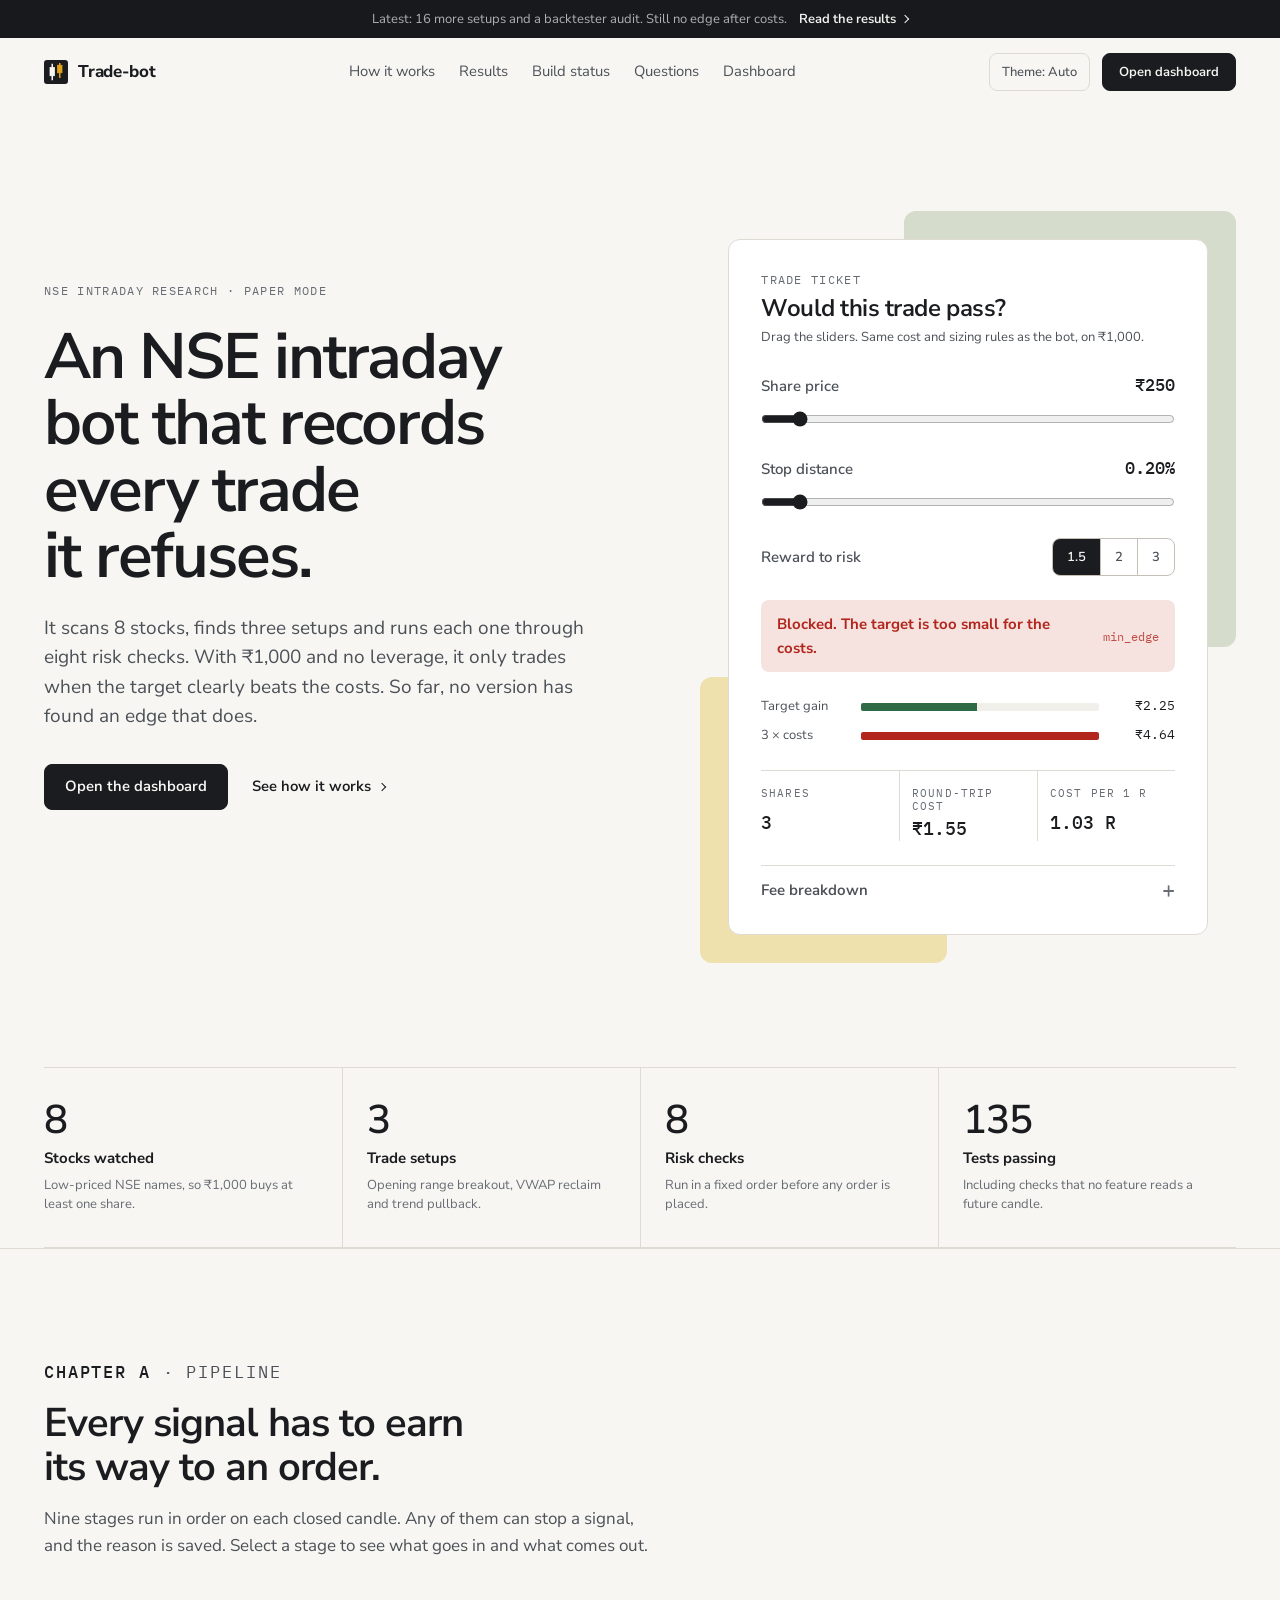
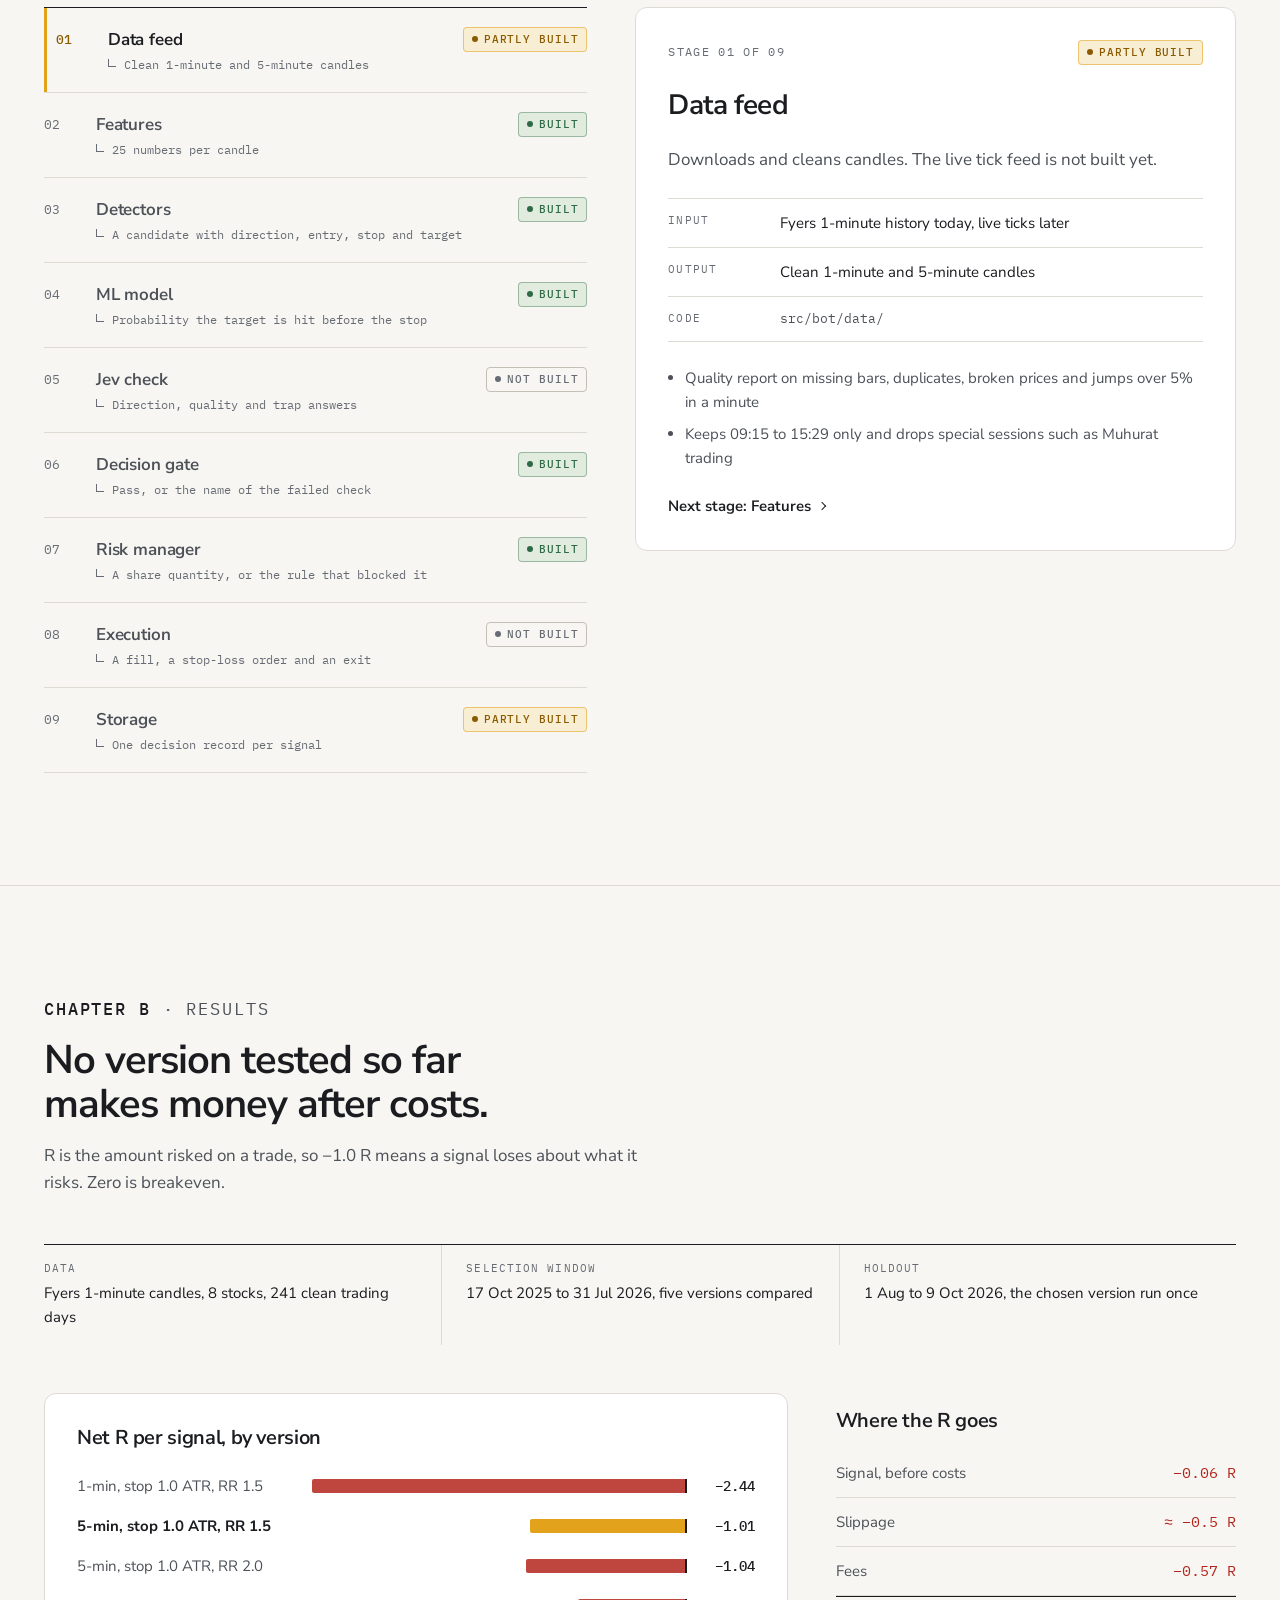
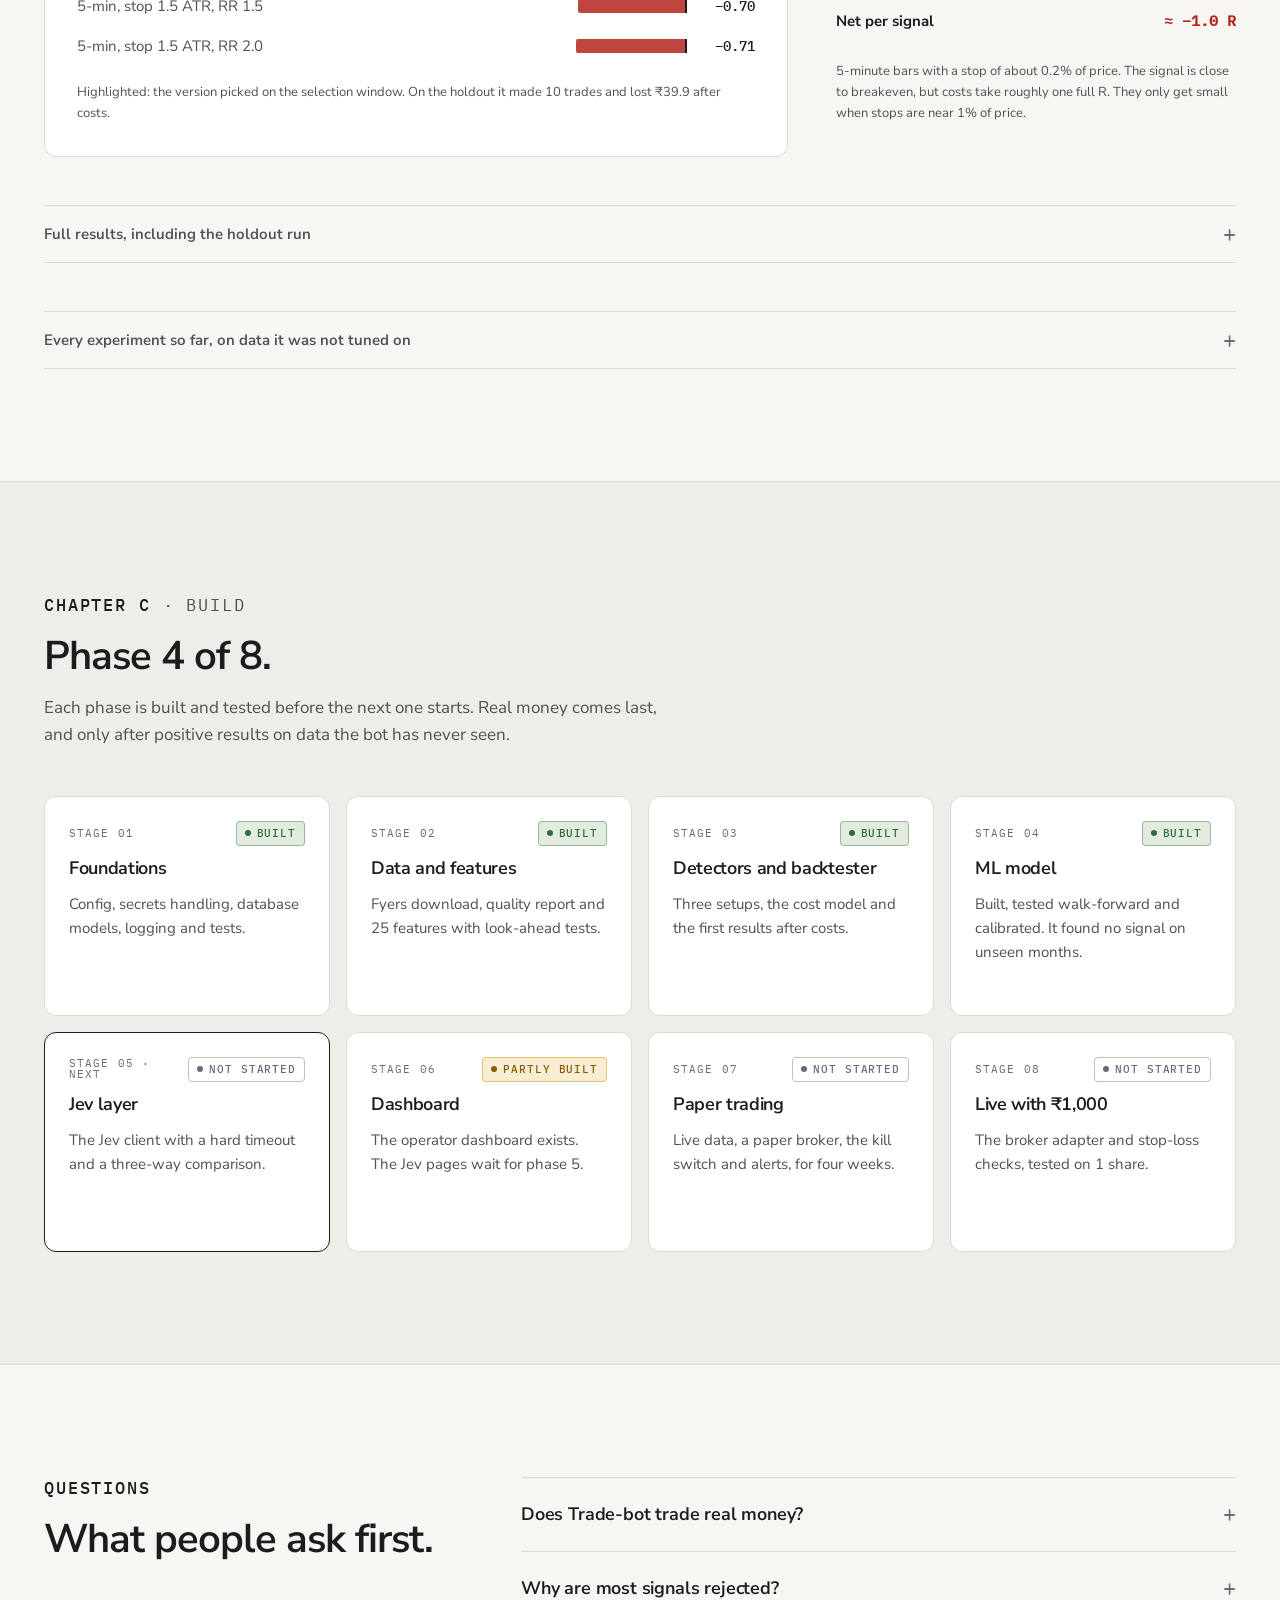
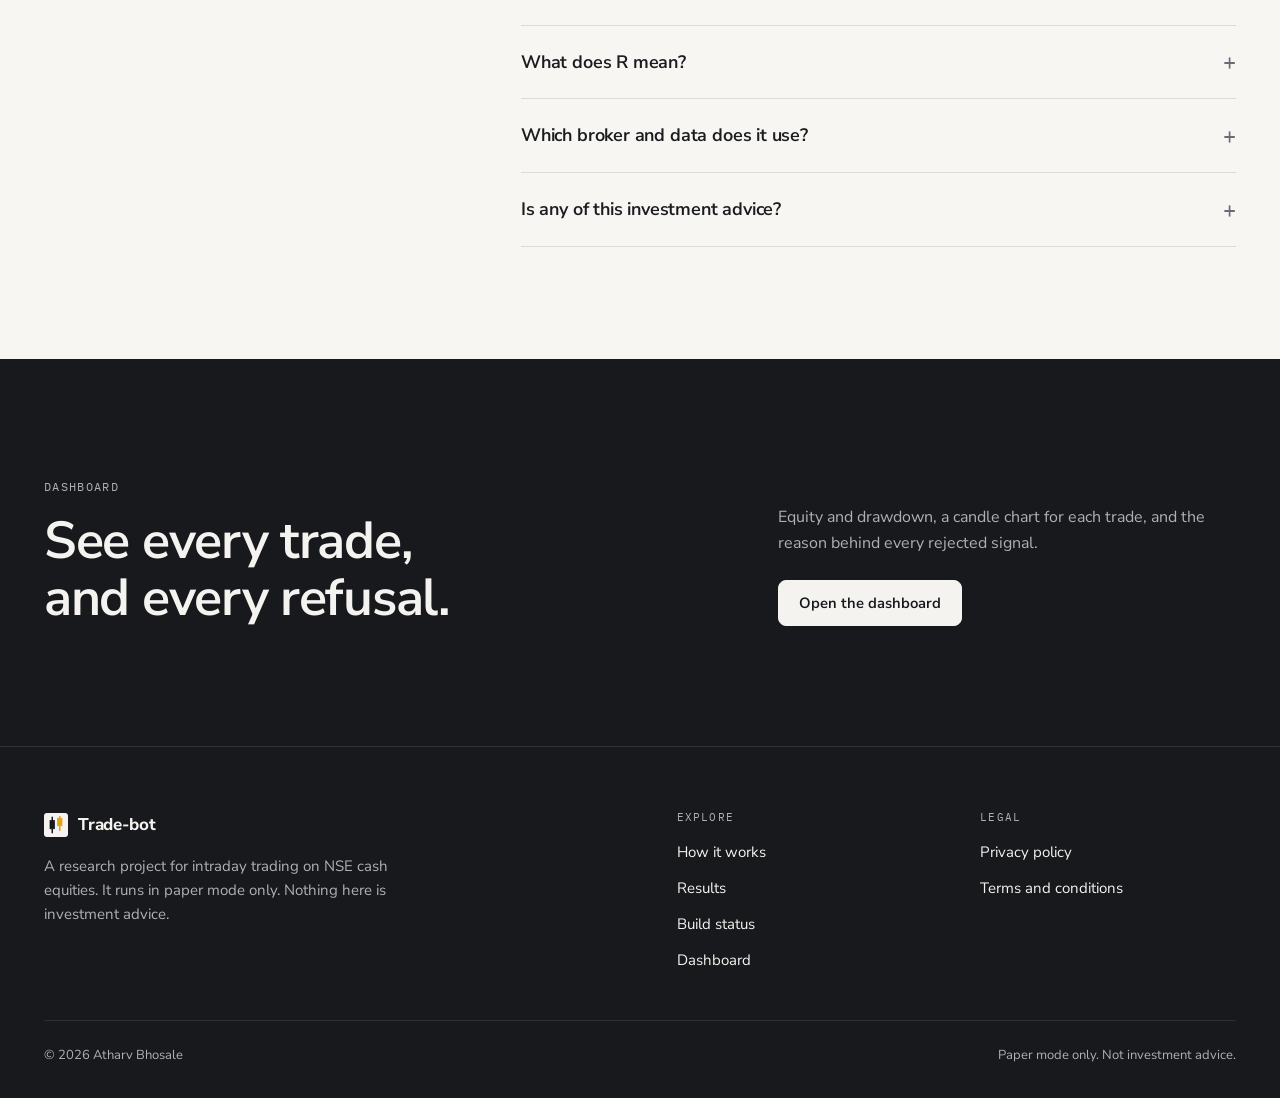
<file: frontend/index.html>
<!doctype html>
<html lang="en">
<head>
<meta charset="utf-8">
<meta name="viewport" content="width=device-width, initial-scale=1, viewport-fit=cover">
<title>Trade-bot</title>
<meta name="claude:viewport-fit-sides" content="cover">
<meta name="description" content="An intraday trading bot for NSE stocks that logs every trade signal, including the ones its risk rules refuse. Research project in paper mode.">
<meta name="theme-color" content="#17191c">
<link rel="icon" href="favicon.svg" type="image/svg+xml">
<link rel="icon" href="favicon-32.png" sizes="32x32" type="image/png">
<link rel="apple-touch-icon" href="apple-touch-icon.png">
<link rel="manifest" href="site.webmanifest">
<link rel="stylesheet" href="assets/css/site.css">
<link rel="stylesheet" href="assets/css/home.css">
<script src="assets/js/site-config.js"></script>
<script src="assets/js/site.js"></script>
</head>
<body>
<a class="skip" href="#main">Skip to content</a>
<div class="announce"><div class="wrap"><span>Latest: 16 more setups and a backtester audit. Still no edge after costs.</span><a href="#results">Read the results</a></div></div>
<header class="site-header">
  <div class="wrap">
    <a class="brand" href="./" aria-label="Trade-bot home">
      <svg viewBox="0 0 32 32" aria-hidden="true"><rect class="mk-bg" width="32" height="32" rx="4"/><path class="mk-fg" d="M11 5v22" stroke-width="2"/><rect class="mk-fg" x="8" y="10" width="6" height="11"/><path class="mk-ac" d="M21 4v20" stroke-width="2"/><rect class="mk-ac" x="18" y="7" width="6" height="10"/></svg>
      Trade-bot
    </a>
    <button type="button" class="menu-btn" aria-expanded="false" aria-controls="site-nav">Menu</button>
    <nav class="nav" id="site-nav" aria-label="Main">
      <a href="#how">How it works</a>
      <a href="#results">Results</a>
      <a href="#status">Build status</a>
      <a href="#faq">Questions</a>
      <a href="dashboard.html">Dashboard</a>
    </nav>
    <div class="header-actions">
      <button type="button" class="theme-toggle">Theme: Auto</button>
      <a class="btn small" href="dashboard.html">Open dashboard</a>
    </div>
  </div>
</header>

<main id="main">
  <section class="hero">
    <div class="wrap hero-grid">
      <div class="hero-copy">
        <p class="eyebrow">NSE intraday research &middot; paper mode</p>
        <h1>An NSE intraday bot that records every trade it refuses.</h1>
        <p class="lede">It scans 8 stocks, finds three setups and runs each one through eight risk checks. With &#8377;1,000 and no leverage, it only trades when the target clearly beats the costs. So far, no version has found an edge that does.</p>
        <div class="hero-actions">
          <a class="btn" href="dashboard.html">Open the dashboard</a>
          <a class="arrow" href="#how">See how it works</a>
        </div>
      </div>

      <div class="ticket-stage">
        <span class="deco deco-sage" aria-hidden="true"></span>
        <span class="deco deco-butter" aria-hidden="true"></span>
        <form class="ticket" id="ticket" aria-labelledby="ticket-title">
          <div class="ticket-head">
            <p class="eyebrow">Trade ticket</p>
            <h2 id="ticket-title">Would this trade pass?</h2>
            <p class="small muted">Drag the sliders. Same cost and sizing rules as the bot, on &#8377;1,000.</p>
          </div>
          <div class="slider">
            <div class="slider-top"><label for="t-price">Share price</label><output id="t-price-v" for="t-price" class="num"></output></div>
            <input id="t-price" type="range" min="20" max="3000" step="5" value="250">
          </div>
          <div class="slider">
            <div class="slider-top"><label for="t-stop">Stop distance</label><output id="t-stop-v" for="t-stop" class="num"></output></div>
            <input id="t-stop" type="range" min="0.05" max="2" step="0.05" value="0.2">
          </div>
          <div class="slider slider-inline">
            <span class="label" id="t-rr-l">Reward to risk</span>
            <div class="seg" role="group" aria-labelledby="t-rr-l" id="t-rr">
              <button type="button" data-rr="1.5" aria-pressed="true">1.5</button>
              <button type="button" data-rr="2" aria-pressed="false">2</button>
              <button type="button" data-rr="3" aria-pressed="false">3</button>
            </div>
          </div>
          <div class="verdict" id="t-verdict" aria-live="polite"></div>
          <div class="bars" aria-hidden="true">
            <div class="bar-row"><span>Target gain</span><span class="track"><span class="fill gain-fill" id="tb-gain"></span></span><span class="num" id="tb-gain-v"></span></div>
            <div class="bar-row"><span>3 &times; costs</span><span class="track"><span class="fill cost-fill" id="tb-cost"></span></span><span class="num" id="tb-cost-v"></span></div>
          </div>
          <dl class="tstats" id="t-stats"></dl>
          <details class="more">
            <summary>Fee breakdown</summary>
            <div class="more-body">
              <table class="fee-table"><tbody id="t-rows"></tbody></table>
              <p class="small muted">Rates from <code>config/costs.yaml</code>. Sizing risks 1% of capital, is capped by cash and always rounds down.</p>
            </div>
          </details>
        </form>
      </div>
    </div>

    <div class="wrap">
      <div class="stats-row" aria-label="Project facts">
        <div class="stat"><span class="v">8</span><span class="k">Stocks watched</span><span class="s">Low-priced NSE names, so &#8377;1,000 buys at least one share.</span></div>
        <div class="stat"><span class="v">3</span><span class="k">Trade setups</span><span class="s">Opening range breakout, VWAP reclaim and trend pullback.</span></div>
        <div class="stat"><span class="v">8</span><span class="k">Risk checks</span><span class="s">Run in a fixed order before any order is placed.</span></div>
        <div class="stat"><span class="v">135</span><span class="k">Tests passing</span><span class="s">Including checks that no feature reads a future candle.</span></div>
      </div>
    </div>
  </section>

  <section class="section" id="how">
    <div class="wrap">
      <div class="section-head">
        <p class="eyebrow"><b>Chapter A</b> &middot; Pipeline</p>
        <h2>Every signal has to earn its way to an order.</h2>
        <p>Nine stages run in order on each closed candle. Any of them can stop a signal, and the reason is saved. Select a stage to see what goes in and what comes out.</p>
      </div>
      <div class="how-grid">
        <ol class="stage-list" id="stage-list" role="tablist" aria-label="Pipeline stages" aria-orientation="vertical"></ol>
        <article class="stage-panel panel" id="stage-panel" role="tabpanel" aria-live="polite"></article>
      </div>
    </div>
  </section>

  <section class="section" id="results">
    <div class="wrap">
      <div class="section-head">
        <p class="eyebrow"><b>Chapter B</b> &middot; Results</p>
        <h2>No version tested so far makes money after costs.</h2>
        <p>R is the amount risked on a trade, so &minus;1.0 R means a signal loses about what it risks. Zero is breakeven.</p>
      </div>
      <dl class="evidence">
        <div><dt>Data</dt><dd>Fyers 1-minute candles, 8 stocks, 241 clean trading days</dd></div>
        <div><dt>Selection window</dt><dd>17 Oct 2025 to 31 Jul 2026, five versions compared</dd></div>
        <div><dt>Holdout</dt><dd>1 Aug to 9 Oct 2026, the chosen version run once</dd></div>
      </dl>
      <div class="results-grid">
        <div class="panel results-chart">
          <h3>Net R per signal, by version</h3>
          <div id="r-chart"></div>
          <p class="small muted">Highlighted: the version picked on the selection window. On the holdout it made 10 trades and lost &#8377;39.9 after costs.</p>
        </div>
        <div class="ledger">
          <h3>Where the R goes</h3>
          <dl>
            <div><dt>Signal, before costs</dt><dd class="num">&minus;0.06 R</dd></div>
            <div><dt>Slippage</dt><dd class="num">&asymp; &minus;0.5 R</dd></div>
            <div><dt>Fees</dt><dd class="num">&minus;0.57 R</dd></div>
            <div class="total"><dt>Net per signal</dt><dd class="num">&asymp; &minus;1.0 R</dd></div>
          </dl>
          <p class="small muted">5-minute bars with a stop of about 0.2% of price. The signal is close to breakeven, but costs take roughly one full R. They only get small when stops are near 1% of price.</p>
        </div>
      </div>
      <details class="more results-more">
        <summary>Full results, including the holdout run</summary>
        <div class="more-body">
          <div class="table-scroll">
            <table>
              <thead>
                <tr><th>Version</th><th class="n">Trades</th><th class="n">Win %</th><th class="n">Net &#8377;</th><th class="n">Max DD %</th><th class="n">Signals</th><th class="n">Signal win %</th><th class="n">Net R</th></tr>
              </thead>
              <tbody id="results-body"></tbody>
            </table>
          </div>
          <p class="small muted">Source: <code>docs/experiments/2026-10-12-timeframe.md</code> in the repository.</p>
        </div>
      </details>
      <details class="more results-more">
        <summary>Every experiment so far, on data it was not tuned on</summary>
        <div class="more-body">
          <div class="table-scroll">
            <table>
              <thead>
                <tr><th>Experiment</th><th>Out-of-sample test</th><th class="n">Net R per signal</th><th>Verdict</th></tr>
              </thead>
              <tbody>
                <tr><td>1-minute vs 5-minute bars</td><td>Holdout, 1 Aug to 9 Oct 2026</td><td class="n loss">&minus;1.10</td><td>Costs take about 1 R per trade</td></tr>
                <tr><td>ML filter (LightGBM, walk-forward)</td><td>6 test months, May to Oct 2026</td><td class="n muted">n/a</td><td>AUC 0.499, same as shuffled labels. The filter never trades.</td></tr>
                <tr><td>Wider stops on 15-minute bars, opening-range breakout</td><td>Holdout, 1 Aug to 9 Oct 2026</td><td class="n loss">&minus;0.17</td><td>Costs now small, but the signal is about 0 R before costs</td></tr>
                <tr><td>8 mean-reversion fades (VWAP, failed breakout, gap, RSI 2)</td><td>Validation, May to Jul 2026</td><td class="n loss">&minus;0.02 to &minus;0.28</td><td>None positive. Fades have no edge either.</td></tr>
                <tr><td>8 momentum and relative-strength setups</td><td>Validation, May to Jul 2026</td><td class="n loss">&minus;0.05 to &minus;0.30</td><td>None positive. The morning move does not carry into the afternoon.</td></tr>
                <tr><td>Backtester audit and execution costs</td><td>Selection window</td><td class="n muted">n/a</td><td>5 small bugs fixed, none changes a result. 0.05% slippage is about twice the measured spread, so it stays.</td></tr>
              </tbody>
            </table>
          </div>
          <p class="small muted">Sources: <code>docs/experiments/</code> in the repository. Nothing here was changed after seeing the holdout.</p>
        </div>
      </details>
    </div>
  </section>

  <section class="section band" id="status">
    <div class="wrap">
      <div class="section-head">
        <p class="eyebrow"><b>Chapter C</b> &middot; Build</p>
        <h2>Phase 4 of 8.</h2>
        <p>Each phase is built and tested before the next one starts. Real money comes last, and only after positive results on data the bot has never seen.</p>
      </div>
      <ol class="stages" id="stages"></ol>
    </div>
  </section>

  <section class="section" id="faq">
    <div class="wrap faq-grid">
      <div class="section-head">
        <p class="eyebrow"><b>Questions</b></p>
        <h2>What people ask first.</h2>
      </div>
      <div class="faq">
        <details class="qa">
          <summary>Does Trade-bot trade real money?</summary>
          <div class="more-body"><p>No. It runs in paper mode by default. Live trading needs both <code>TRADING_MODE=live</code> and a confirmation file, and the plan only allows it after positive results on unseen data and four weeks of paper trading.</p></div>
        </details>
        <details class="qa">
          <summary>Why are most signals rejected?</summary>
          <div class="more-body"><p>Costs. On 5-minute bars the stop is about 0.2% of price, so fees and slippage come close to the whole amount at risk. The minimum edge rule blocks any trade whose target is not more than three times the estimated cost, and most signals stop there.</p></div>
        </details>
        <details class="qa">
          <summary>What does R mean?</summary>
          <div class="more-body"><p>R is the amount at risk on a trade: the distance from entry to stop, times the number of shares. A result of &minus;1 R means the trade lost what it risked. A result of +1.5 R means it gained one and a half times that.</p></div>
        </details>
        <details class="qa">
          <summary>Which broker and data does it use?</summary>
          <div class="more-body"><p>Historical candles come from Fyers. Orders are planned through Zerodha Kite Connect, inside one module that a test keeps separate from the rest of the code.</p></div>
        </details>
        <details class="qa">
          <summary>Is any of this investment advice?</summary>
          <div class="more-body"><p>No. Trade-bot is a personal research project, and its results so far are losses after costs. The <a href="terms.html">terms</a> explain this in full.</p></div>
        </details>
      </div>
    </div>
  </section>

  <section class="cta-band">
    <div class="wrap">
      <div class="cta-copy">
        <p class="eyebrow">Dashboard</p>
        <h2>See every trade, and every refusal.</h2>
      </div>
      <div class="cta-side">
        <p>Equity and drawdown, a candle chart for each trade, and the reason behind every rejected signal.</p>
        <a class="btn light" href="dashboard.html">Open the dashboard</a>
      </div>
    </div>
  </section>
</main>

<footer class="site-footer">
  <div class="wrap">
    <div class="f-brand">
      <a class="brand" href="./" aria-label="Trade-bot home"><svg viewBox="0 0 32 32" aria-hidden="true"><rect class="mk-bg" width="32" height="32" rx="4"/><path class="mk-fg" d="M11 5v22" stroke-width="2"/><rect class="mk-fg" x="8" y="10" width="6" height="11"/><path class="mk-ac" d="M21 4v20" stroke-width="2"/><rect class="mk-ac" x="18" y="7" width="6" height="10"/></svg>Trade-bot</a>
      <p>A research project for intraday trading on NSE cash equities. It runs in paper mode only. Nothing here is investment advice.</p>
    </div>
    <div>
      <h2>Explore</h2>
      <ul><li><a href="./#how">How it works</a></li><li><a href="./#results">Results</a></li><li><a href="./#status">Build status</a></li><li><a href="dashboard.html">Dashboard</a></li></ul>
    </div>
    <div>
      <h2>Legal</h2>
      <ul><li><a href="privacy.html">Privacy policy</a></li><li><a href="terms.html">Terms and conditions</a></li></ul>
    </div>
    <p class="f-fine"><span>&copy; 2026 <span data-config="operatorName"></span></span><span>Paper mode only. Not investment advice.</span></p>
  </div>
</footer>
<script src="assets/js/home.js"></script>
</body>
</html>
</file>
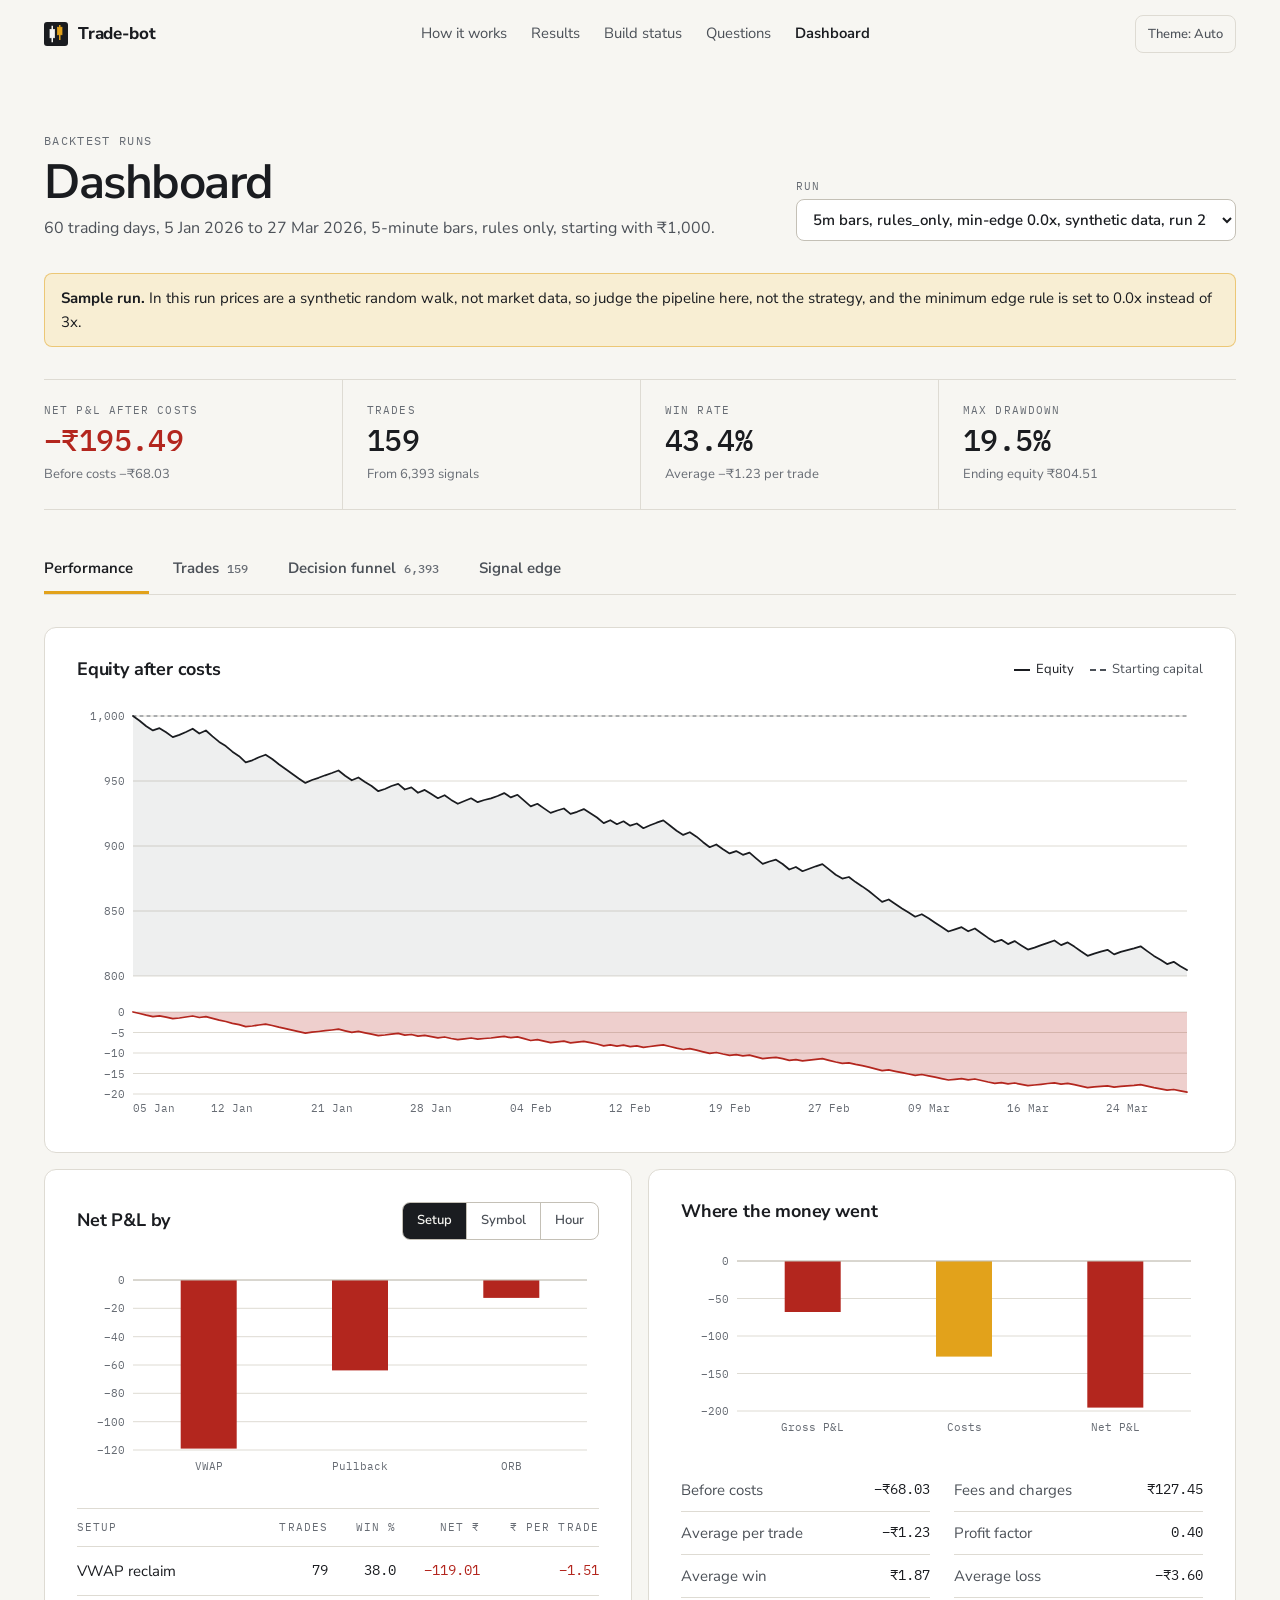
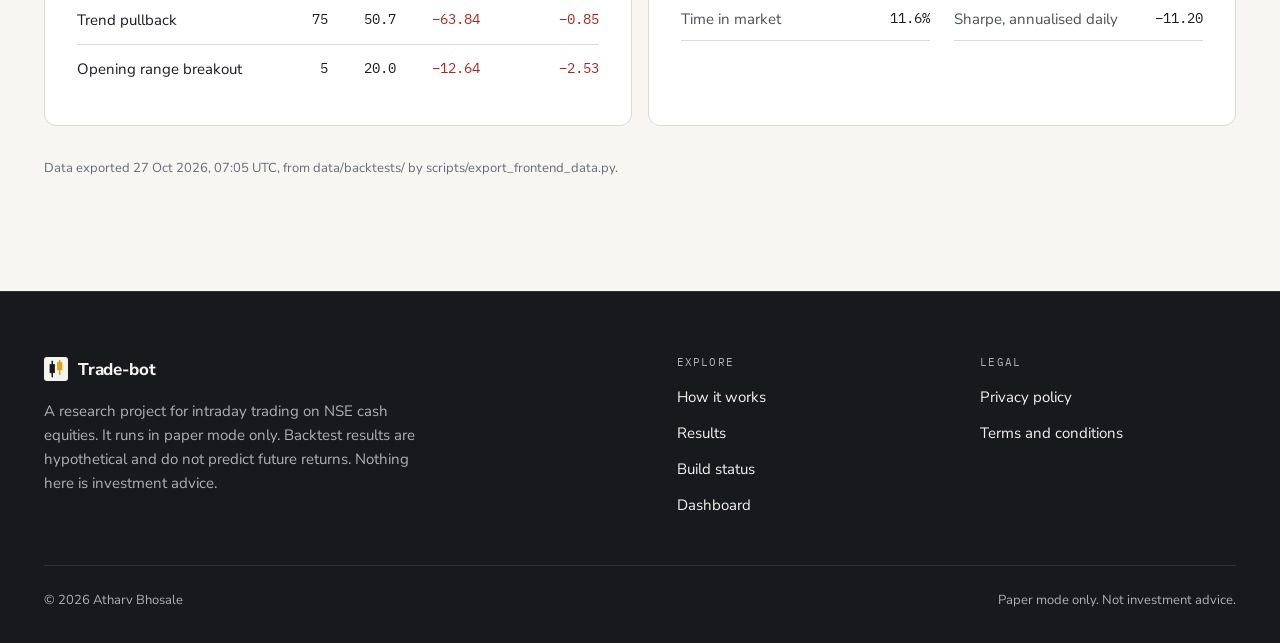
<file: frontend/dashboard.html>
<!doctype html>
<html lang="en">
<head>
<meta charset="utf-8">
<meta name="viewport" content="width=device-width, initial-scale=1, viewport-fit=cover">
<title>Trade-bot Dashboard</title>
<meta name="claude:viewport-fit-sides" content="cover">
<meta name="description" content="Backtest results for Trade-bot: equity, drawdown, every trade with its candle chart, and every rejected signal with its reason.">
<meta name="theme-color" content="#17191c">
<link rel="icon" href="favicon.svg" type="image/svg+xml">
<link rel="icon" href="favicon-32.png" sizes="32x32" type="image/png">
<link rel="apple-touch-icon" href="apple-touch-icon.png">
<link rel="manifest" href="site.webmanifest">
<link rel="stylesheet" href="assets/css/site.css">
<link rel="stylesheet" href="assets/css/dashboard.css">
<script src="assets/js/site-config.js"></script>
<script src="assets/js/site.js"></script>
</head>
<body>
<a class="skip" href="#main">Skip to content</a>
<header class="site-header">
  <div class="wrap">
    <a class="brand" href="./" aria-label="Trade-bot home">
      <svg viewBox="0 0 32 32" aria-hidden="true"><rect class="mk-bg" width="32" height="32" rx="4"/><path class="mk-fg" d="M11 5v22" stroke-width="2"/><rect class="mk-fg" x="8" y="10" width="6" height="11"/><path class="mk-ac" d="M21 4v20" stroke-width="2"/><rect class="mk-ac" x="18" y="7" width="6" height="10"/></svg>
      Trade-bot
    </a>
    <button type="button" class="menu-btn" aria-expanded="false" aria-controls="site-nav">Menu</button>
    <nav class="nav" id="site-nav" aria-label="Main">
      <a href="./#how">How it works</a>
      <a href="./#results">Results</a>
      <a href="./#status">Build status</a>
      <a href="./#faq">Questions</a>
      <a href="dashboard.html" aria-current="page">Dashboard</a>
    </nav>
    <div class="header-actions">
      <button type="button" class="theme-toggle">Theme: Auto</button>
      
    </div>
  </div>
</header>

<main id="main" class="wrap dash-main">
  <div class="dash-head">
    <div class="dash-title">
      <p class="eyebrow">Backtest runs</p>
      <h1>Dashboard</h1>
      <p class="muted" id="run-meta">Loading run</p>
    </div>
    <div class="field run-picker">
      <label for="run">Run</label>
      <select id="run"></select>
    </div>
  </div>
  <div class="notices" id="notices"></div>

  <section class="kpis" id="kpis" aria-label="Run summary"></section>

  <div class="tabs" role="tablist" aria-label="Dashboard views">
    <button type="button" role="tab" id="tab-performance" aria-controls="view-performance" data-view="performance">Performance</button>
    <button type="button" role="tab" id="tab-trades" aria-controls="view-trades" data-view="trades">Trades <span class="count" id="count-trades"></span></button>
    <button type="button" role="tab" id="tab-funnel" aria-controls="view-funnel" data-view="funnel">Decision funnel <span class="count" id="count-signals"></span></button>
    <button type="button" role="tab" id="tab-edge" aria-controls="view-edge" data-view="edge">Signal edge</button>
  </div>

  <section class="view" id="view-performance" role="tabpanel" aria-labelledby="tab-performance">
    <div class="empty panel" data-empty="trades" hidden></div>
    <div data-needs="trades">
      <div class="panel card">
        <div class="card-head"><h2>Equity after costs</h2><div class="legend"><span class="ink"><i></i>Equity</span><span class="muted"><i class="dash"></i>Starting capital</span></div></div>
        <div class="chart" id="equity-chart"></div>
        <div class="chart dd" id="dd-chart"></div>
      </div>
      <div class="grid-2">
        <div class="panel card">
          <div class="card-head">
            <h2>Net P&amp;L by</h2>
            <div class="seg" role="group" aria-label="Group by" id="by-seg">
              <button type="button" data-by="setup" aria-pressed="true">Setup</button>
              <button type="button" data-by="symbol" aria-pressed="false">Symbol</button>
              <button type="button" data-by="hour" aria-pressed="false">Hour</button>
            </div>
          </div>
          <div class="chart" id="by-chart"></div>
          <div class="table-scroll flat"><table><thead><tr><th id="by-key">Setup</th><th class="n">Trades</th><th class="n">Win %</th><th class="n">Net &#8377;</th><th class="n">&#8377; per trade</th></tr></thead><tbody id="by-body"></tbody></table></div>
        </div>
        <div class="panel card">
          <div class="card-head"><h2>Where the money went</h2></div>
          <div class="chart" id="cost-chart"></div>
          <dl class="kv" id="cost-kv"></dl>
        </div>
      </div>
    </div>
  </section>

  <section class="view" id="view-trades" role="tabpanel" aria-labelledby="tab-trades" hidden>
    <div class="empty panel" data-empty="trades" hidden></div>
    <div data-needs="trades">
      <div class="panel card trade-detail" id="trade-detail">
        <div class="card-head">
          <h2 id="td-title">Select a trade</h2>
          <div class="legend"><span class="ink"><i></i>VWAP</span><span class="accent"><i class="dash"></i>EMA21</span><span class="gain"><i class="dash"></i>Target</span><span class="loss"><i class="dash"></i>Stop</span></div>
        </div>
        <div class="td-body">
          <div class="chart" id="candle-chart"></div>
          <dl class="kv" id="td-kv"></dl>
        </div>
      </div>
      <div class="filters">
        <div class="field"><label for="f-symbol">Symbol</label><select id="f-symbol"></select></div>
        <div class="field"><label for="f-setup">Setup</label><select id="f-setup"></select></div>
        <div class="field"><span class="label" id="f-result-l">Result</span>
          <div class="seg" role="group" aria-labelledby="f-result-l" id="f-result">
            <button type="button" data-r="all" aria-pressed="true">All</button>
            <button type="button" data-r="win" aria-pressed="false">Winners</button>
            <button type="button" data-r="loss" aria-pressed="false">Losers</button>
          </div>
        </div>
        <p class="small muted filter-count" id="f-count" aria-live="polite"></p>
      </div>
      <div class="table-scroll tall">
        <table id="trades-table">
          <thead><tr>
            <th><button class="sort" data-k="entry_ts">Entry</button></th>
            <th><button class="sort" data-k="symbol">Symbol</button></th>
            <th><button class="sort" data-k="setup">Setup</button></th>
            <th><button class="sort" data-k="direction">Side</button></th>
            <th class="n"><button class="sort" data-k="qty">Qty</button></th>
            <th class="n"><button class="sort" data-k="entry_price">Entry &#8377;</button></th>
            <th class="n"><button class="sort" data-k="exit_price">Exit &#8377;</button></th>
            <th><button class="sort" data-k="exit_reason">Exit</button></th>
            <th class="n"><button class="sort" data-k="gross_pnl">Gross</button></th>
            <th class="n"><button class="sort" data-k="costs">Costs</button></th>
            <th class="n"><button class="sort" data-k="net_pnl">Net</button></th>
          </tr></thead>
          <tbody id="trades-body"></tbody>
        </table>
      </div>
    </div>
  </section>

  <section class="view" id="view-funnel" role="tabpanel" aria-labelledby="tab-funnel" hidden>
    <div class="grid-2">
      <div class="panel card">
        <div class="card-head"><h2>Signals to fills</h2></div>
        <div id="funnel"></div>
        <p class="small muted" id="funnel-note"></p>
      </div>
      <div class="panel card">
        <div class="card-head"><h2>Why signals were rejected</h2></div>
        <div id="reasons"></div>
        <p class="small muted">Each rejected signal is counted once, under the first check it failed.</p>
      </div>
    </div>
    <div class="panel card">
      <div class="card-head"><h2>Latest rejected signals and what would have happened</h2><span class="small muted" id="rej-note"></span></div>
      <div class="table-scroll tall flat">
        <table>
          <thead><tr><th>Signal bar</th><th>Symbol</th><th>Setup</th><th>Side</th><th class="n">Entry &#8377;</th><th class="n">Stop &#8377;</th><th class="n">Target &#8377;</th><th>Rejected by</th><th>Outcome</th><th class="n">&#8377; per share</th></tr></thead>
          <tbody id="rej-body"></tbody>
        </table>
      </div>
      <p class="small muted">Outcome simulates a fill at the next bar's open plus slippage, before fees, with the same stop, target and 15:10 square-off rules as real trades.</p>
    </div>
  </section>

  <section class="view" id="view-edge" role="tabpanel" aria-labelledby="tab-edge" hidden>
    <div class="panel card">
      <div class="card-head"><h2>Does the signal itself have an edge?</h2></div>
      <p class="muted edge-intro">This view ignores the account limits (3 trades a day, losing streaks) and scores every signal that could have been traded. 1 R is the distance from entry to stop. A signal needs a win rate above breakeven and a positive net R to be worth trading.</p>
      <div class="edge-kpis" id="edge-kpis"></div>
      <div class="chart" id="edge-chart"></div>
    </div>
    <div class="table-scroll">
      <table>
        <thead><tr><th>Setup</th><th class="n">Signals</th><th class="n">Win %</th><th class="n">Breakeven %</th><th class="n">Gross R</th><th class="n">Fee R</th><th class="n">Net R</th><th class="n">Median stop %</th></tr></thead>
        <tbody id="edge-body"></tbody>
      </table>
    </div>
  </section>

  <p class="small muted dash-foot" id="generated"></p>
</main>

<footer class="site-footer">
  <div class="wrap">
    <div class="f-brand">
      <a class="brand" href="./" aria-label="Trade-bot home"><svg viewBox="0 0 32 32" aria-hidden="true"><rect class="mk-bg" width="32" height="32" rx="4"/><path class="mk-fg" d="M11 5v22" stroke-width="2"/><rect class="mk-fg" x="8" y="10" width="6" height="11"/><path class="mk-ac" d="M21 4v20" stroke-width="2"/><rect class="mk-ac" x="18" y="7" width="6" height="10"/></svg>Trade-bot</a>
      <p>A research project for intraday trading on NSE cash equities. It runs in paper mode only. Backtest results are hypothetical and do not predict future returns. Nothing here is investment advice.</p>
    </div>
    <div>
      <h2>Explore</h2>
      <ul><li><a href="./#how">How it works</a></li><li><a href="./#results">Results</a></li><li><a href="./#status">Build status</a></li><li><a href="dashboard.html">Dashboard</a></li></ul>
    </div>
    <div>
      <h2>Legal</h2>
      <ul><li><a href="privacy.html">Privacy policy</a></li><li><a href="terms.html">Terms and conditions</a></li></ul>
    </div>
    <p class="f-fine"><span>&copy; 2026 <span data-config="operatorName"></span></span><span>Paper mode only. Not investment advice.</span></p>
  </div>
</footer>
<script src="data/runs.js"></script>
<script src="assets/js/charts.js"></script>
<script src="assets/js/dashboard.js"></script>
</body>
</html>
</file>
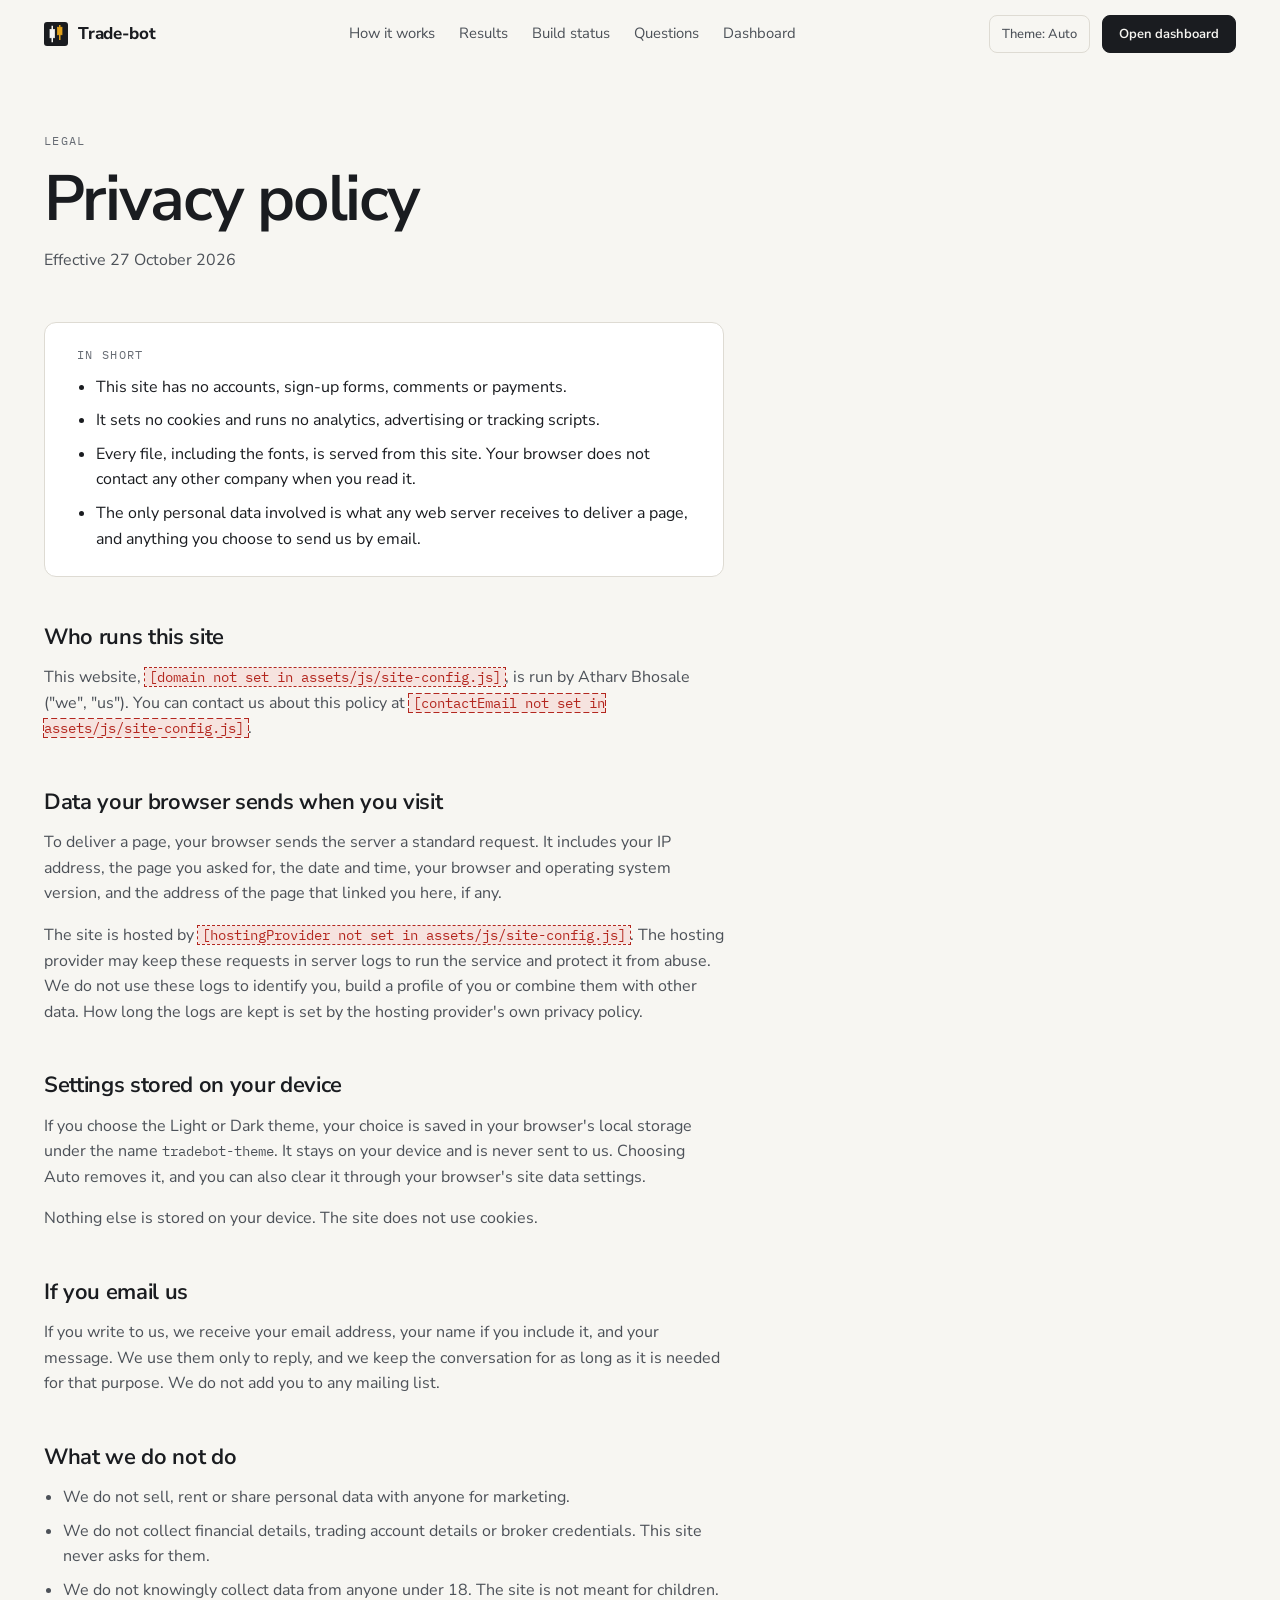
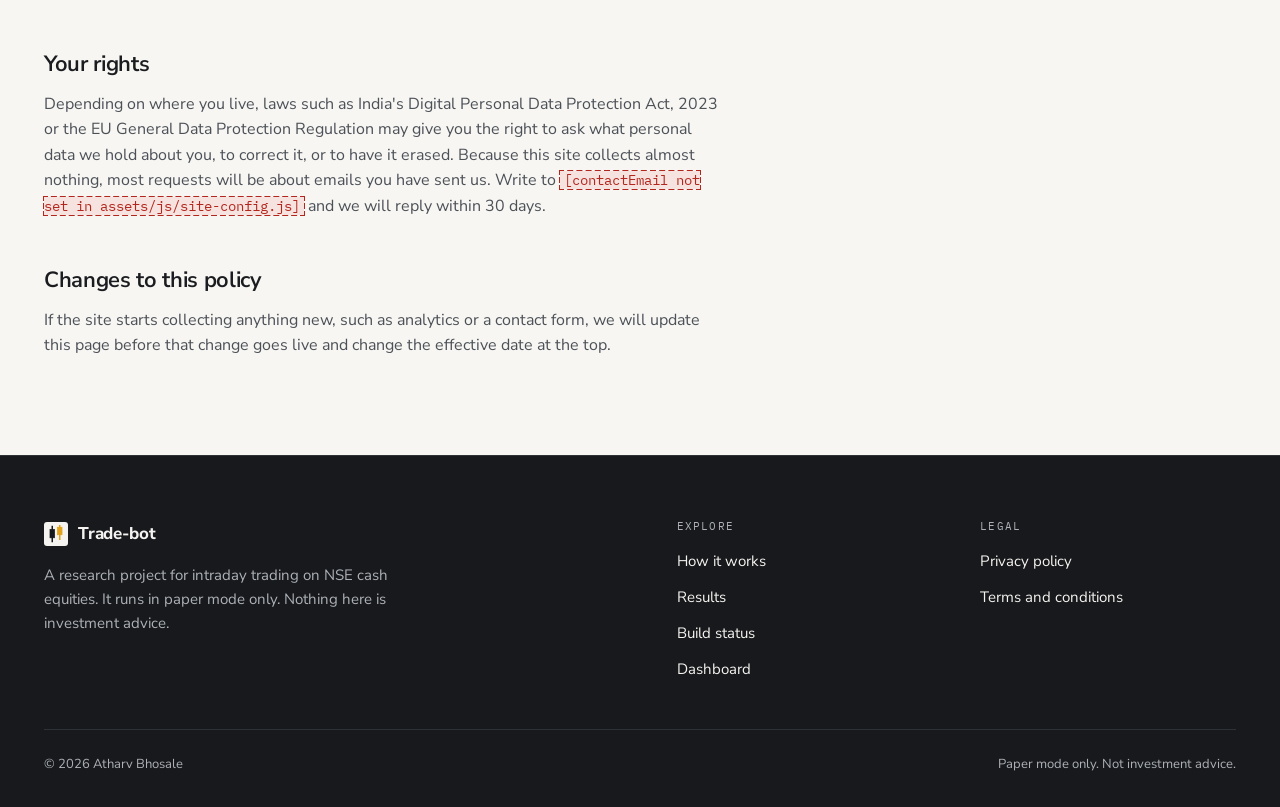
<file: frontend/privacy.html>
<!doctype html>
<html lang="en">
<head>
<meta charset="utf-8">
<meta name="viewport" content="width=device-width, initial-scale=1, viewport-fit=cover">
<title>Trade-bot Privacy Policy</title>
<meta name="claude:viewport-fit-sides" content="cover">
<meta name="description" content="How the Trade-bot website handles personal data: no accounts, no cookies, no analytics.">
<meta name="theme-color" content="#17191c">
<link rel="icon" href="favicon.svg" type="image/svg+xml">
<link rel="icon" href="favicon-32.png" sizes="32x32" type="image/png">
<link rel="apple-touch-icon" href="apple-touch-icon.png">
<link rel="manifest" href="site.webmanifest">
<link rel="stylesheet" href="assets/css/site.css">
<script src="assets/js/site-config.js"></script>
<script src="assets/js/site.js"></script>
</head>
<body>
<a class="skip" href="#main">Skip to content</a>
<header class="site-header">
  <div class="wrap">
    <a class="brand" href="./" aria-label="Trade-bot home">
      <svg viewBox="0 0 32 32" aria-hidden="true"><rect class="mk-bg" width="32" height="32" rx="4"/><path class="mk-fg" d="M11 5v22" stroke-width="2"/><rect class="mk-fg" x="8" y="10" width="6" height="11"/><path class="mk-ac" d="M21 4v20" stroke-width="2"/><rect class="mk-ac" x="18" y="7" width="6" height="10"/></svg>
      Trade-bot
    </a>
    <button type="button" class="menu-btn" aria-expanded="false" aria-controls="site-nav">Menu</button>
    <nav class="nav" id="site-nav" aria-label="Main">
      <a href="./#how">How it works</a>
      <a href="./#results">Results</a>
      <a href="./#status">Build status</a>
      <a href="./#faq">Questions</a>
      <a href="dashboard.html">Dashboard</a>
    </nav>
    <div class="header-actions">
      <button type="button" class="theme-toggle">Theme: Auto</button>
      <a class="btn small" href="dashboard.html">Open dashboard</a>
    </div>
  </div>
</header>

<main id="main" class="wrap legal">
  <div class="legal-head">
    <p class="eyebrow">Legal</p>
    <h1>Privacy policy</h1>
    <p class="muted">Effective <span data-config="policyDate"></span></p>
  </div>

  <div class="prose">
    <div class="summary panel">
      <h2>In short</h2>
      <ul>
        <li>This site has no accounts, sign-up forms, comments or payments.</li>
        <li>It sets no cookies and runs no analytics, advertising or tracking scripts.</li>
        <li>Every file, including the fonts, is served from this site. Your browser does not contact any other company when you read it.</li>
        <li>The only personal data involved is what any web server receives to deliver a page, and anything you choose to send us by email.</li>
      </ul>
    </div>

    <h2>Who runs this site</h2>
    <p>This website, <span data-config="domain"></span>, is run by <span data-config="operatorName"></span> ("we", "us"). You can contact us about this policy at <span data-config="contactEmail"></span>.</p>

    <h2>Data your browser sends when you visit</h2>
    <p>To deliver a page, your browser sends the server a standard request. It includes your IP address, the page you asked for, the date and time, your browser and operating system version, and the address of the page that linked you here, if any.</p>
    <p>The site is hosted by <span data-config="hostingProvider"></span>. The hosting provider may keep these requests in server logs to run the service and protect it from abuse. We do not use these logs to identify you, build a profile of you or combine them with other data. How long the logs are kept is set by the hosting provider's own privacy policy.</p>

    <h2>Settings stored on your device</h2>
    <p>If you choose the Light or Dark theme, your choice is saved in your browser's local storage under the name <code>tradebot-theme</code>. It stays on your device and is never sent to us. Choosing Auto removes it, and you can also clear it through your browser's site data settings.</p>
    <p>Nothing else is stored on your device. The site does not use cookies.</p>

    <h2>If you email us</h2>
    <p>If you write to us, we receive your email address, your name if you include it, and your message. We use them only to reply, and we keep the conversation for as long as it is needed for that purpose. We do not add you to any mailing list.</p>

    <h2>What we do not do</h2>
    <ul>
      <li>We do not sell, rent or share personal data with anyone for marketing.</li>
      <li>We do not collect financial details, trading account details or broker credentials. This site never asks for them.</li>
      <li>We do not knowingly collect data from anyone under 18. The site is not meant for children.</li>
    </ul>

    <h2>Your rights</h2>
    <p>Depending on where you live, laws such as India's Digital Personal Data Protection Act, 2023 or the EU General Data Protection Regulation may give you the right to ask what personal data we hold about you, to correct it, or to have it erased. Because this site collects almost nothing, most requests will be about emails you have sent us. Write to <span data-config="contactEmail"></span> and we will reply within 30 days.</p>

    <h2>Changes to this policy</h2>
    <p>If the site starts collecting anything new, such as analytics or a contact form, we will update this page before that change goes live and change the effective date at the top.</p>
  </div>
</main>

<footer class="site-footer">
  <div class="wrap">
    <div class="f-brand">
      <a class="brand" href="./" aria-label="Trade-bot home"><svg viewBox="0 0 32 32" aria-hidden="true"><rect class="mk-bg" width="32" height="32" rx="4"/><path class="mk-fg" d="M11 5v22" stroke-width="2"/><rect class="mk-fg" x="8" y="10" width="6" height="11"/><path class="mk-ac" d="M21 4v20" stroke-width="2"/><rect class="mk-ac" x="18" y="7" width="6" height="10"/></svg>Trade-bot</a>
      <p>A research project for intraday trading on NSE cash equities. It runs in paper mode only. Nothing here is investment advice.</p>
    </div>
    <div>
      <h2>Explore</h2>
      <ul><li><a href="./#how">How it works</a></li><li><a href="./#results">Results</a></li><li><a href="./#status">Build status</a></li><li><a href="dashboard.html">Dashboard</a></li></ul>
    </div>
    <div>
      <h2>Legal</h2>
      <ul><li><a href="privacy.html" aria-current="page">Privacy policy</a></li><li><a href="terms.html">Terms and conditions</a></li></ul>
    </div>
    <p class="f-fine"><span>&copy; 2026 <span data-config="operatorName"></span></span><span>Paper mode only. Not investment advice.</span></p>
  </div>
</footer>
</body>
</html>
</file>
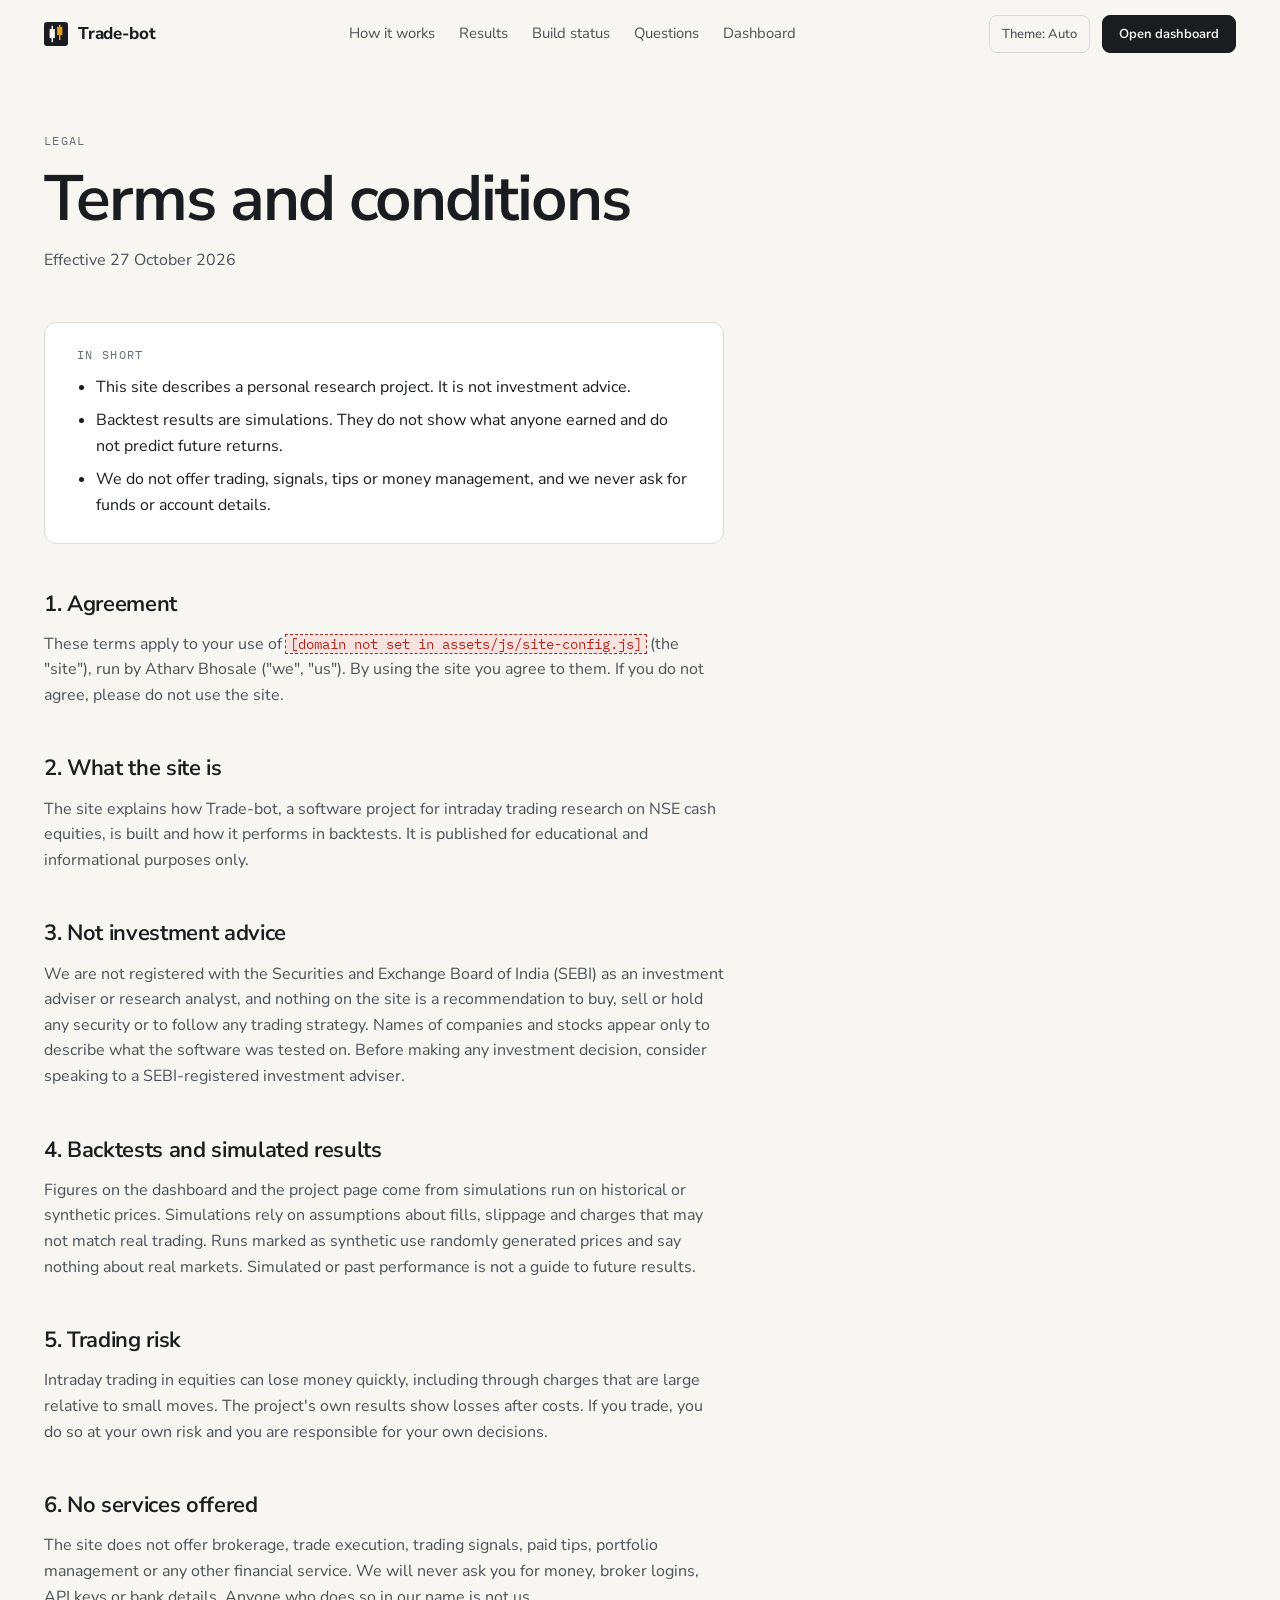
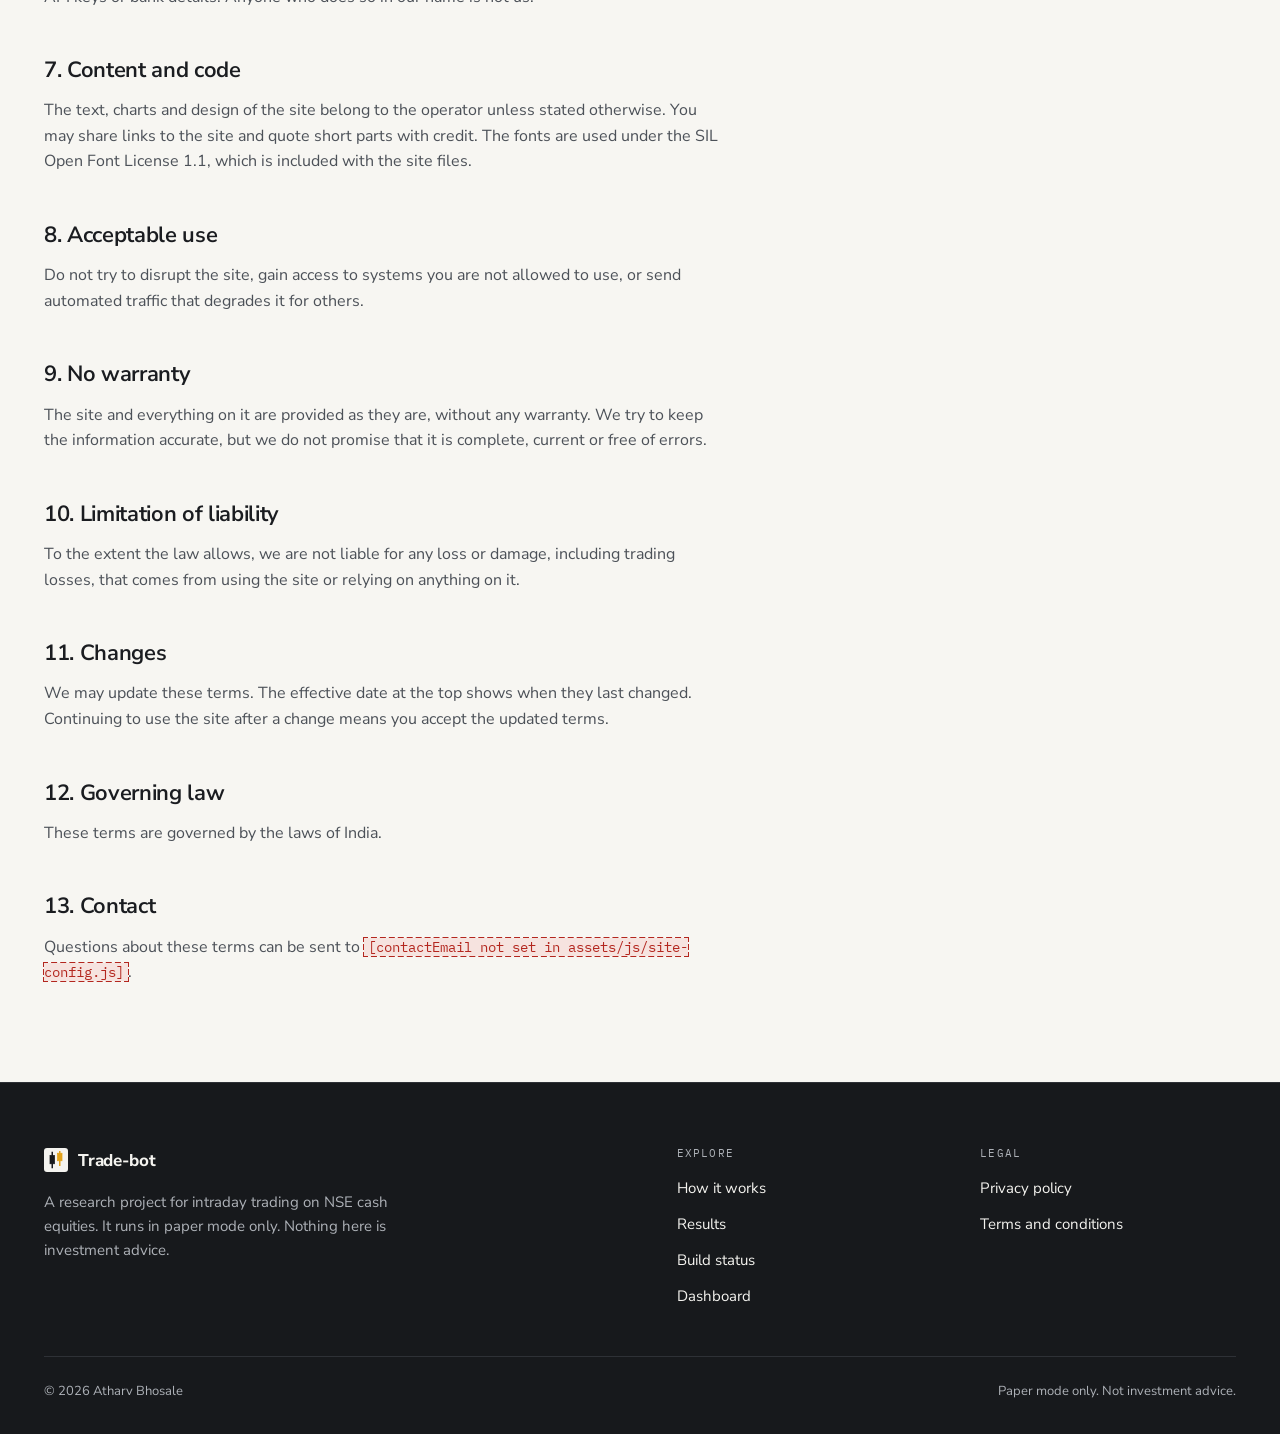
<file: frontend/terms.html>
<!doctype html>
<html lang="en">
<head>
<meta charset="utf-8">
<meta name="viewport" content="width=device-width, initial-scale=1, viewport-fit=cover">
<title>Trade-bot Terms and Conditions</title>
<meta name="claude:viewport-fit-sides" content="cover">
<meta name="description" content="Terms for using the Trade-bot website. Research information only, not investment advice.">
<meta name="theme-color" content="#17191c">
<link rel="icon" href="favicon.svg" type="image/svg+xml">
<link rel="icon" href="favicon-32.png" sizes="32x32" type="image/png">
<link rel="apple-touch-icon" href="apple-touch-icon.png">
<link rel="manifest" href="site.webmanifest">
<link rel="stylesheet" href="assets/css/site.css">
<script src="assets/js/site-config.js"></script>
<script src="assets/js/site.js"></script>
</head>
<body>
<a class="skip" href="#main">Skip to content</a>
<header class="site-header">
  <div class="wrap">
    <a class="brand" href="./" aria-label="Trade-bot home">
      <svg viewBox="0 0 32 32" aria-hidden="true"><rect class="mk-bg" width="32" height="32" rx="4"/><path class="mk-fg" d="M11 5v22" stroke-width="2"/><rect class="mk-fg" x="8" y="10" width="6" height="11"/><path class="mk-ac" d="M21 4v20" stroke-width="2"/><rect class="mk-ac" x="18" y="7" width="6" height="10"/></svg>
      Trade-bot
    </a>
    <button type="button" class="menu-btn" aria-expanded="false" aria-controls="site-nav">Menu</button>
    <nav class="nav" id="site-nav" aria-label="Main">
      <a href="./#how">How it works</a>
      <a href="./#results">Results</a>
      <a href="./#status">Build status</a>
      <a href="./#faq">Questions</a>
      <a href="dashboard.html">Dashboard</a>
    </nav>
    <div class="header-actions">
      <button type="button" class="theme-toggle">Theme: Auto</button>
      <a class="btn small" href="dashboard.html">Open dashboard</a>
    </div>
  </div>
</header>

<main id="main" class="wrap legal">
  <div class="legal-head">
    <p class="eyebrow">Legal</p>
    <h1>Terms and conditions</h1>
    <p class="muted">Effective <span data-config="policyDate"></span></p>
  </div>

  <div class="prose">
    <div class="summary panel">
      <h2>In short</h2>
      <ul>
        <li>This site describes a personal research project. It is not investment advice.</li>
        <li>Backtest results are simulations. They do not show what anyone earned and do not predict future returns.</li>
        <li>We do not offer trading, signals, tips or money management, and we never ask for funds or account details.</li>
      </ul>
    </div>

    <h2>1. Agreement</h2>
    <p>These terms apply to your use of <span data-config="domain"></span> (the "site"), run by <span data-config="operatorName"></span> ("we", "us"). By using the site you agree to them. If you do not agree, please do not use the site.</p>

    <h2>2. What the site is</h2>
    <p>The site explains how Trade-bot, a software project for intraday trading research on NSE cash equities, is built and how it performs in backtests. It is published for educational and informational purposes only.</p>

    <h2>3. Not investment advice</h2>
    <p>We are not registered with the Securities and Exchange Board of India (SEBI) as an investment adviser or research analyst, and nothing on the site is a recommendation to buy, sell or hold any security or to follow any trading strategy. Names of companies and stocks appear only to describe what the software was tested on. Before making any investment decision, consider speaking to a SEBI-registered investment adviser.</p>

    <h2>4. Backtests and simulated results</h2>
    <p>Figures on the dashboard and the project page come from simulations run on historical or synthetic prices. Simulations rely on assumptions about fills, slippage and charges that may not match real trading. Runs marked as synthetic use randomly generated prices and say nothing about real markets. Simulated or past performance is not a guide to future results.</p>

    <h2>5. Trading risk</h2>
    <p>Intraday trading in equities can lose money quickly, including through charges that are large relative to small moves. The project's own results show losses after costs. If you trade, you do so at your own risk and you are responsible for your own decisions.</p>

    <h2>6. No services offered</h2>
    <p>The site does not offer brokerage, trade execution, trading signals, paid tips, portfolio management or any other financial service. We will never ask you for money, broker logins, API keys or bank details. Anyone who does so in our name is not us.</p>

    <h2>7. Content and code</h2>
    <p>The text, charts and design of the site belong to the operator unless stated otherwise. You may share links to the site and quote short parts with credit. The fonts are used under the SIL Open Font License 1.1, which is included with the site files.</p>

    <h2>8. Acceptable use</h2>
    <p>Do not try to disrupt the site, gain access to systems you are not allowed to use, or send automated traffic that degrades it for others.</p>

    <h2>9. No warranty</h2>
    <p>The site and everything on it are provided as they are, without any warranty. We try to keep the information accurate, but we do not promise that it is complete, current or free of errors.</p>

    <h2>10. Limitation of liability</h2>
    <p>To the extent the law allows, we are not liable for any loss or damage, including trading losses, that comes from using the site or relying on anything on it.</p>

    <h2>11. Changes</h2>
    <p>We may update these terms. The effective date at the top shows when they last changed. Continuing to use the site after a change means you accept the updated terms.</p>

    <h2>12. Governing law</h2>
    <p>These terms are governed by the laws of India.</p>

    <h2>13. Contact</h2>
    <p>Questions about these terms can be sent to <span data-config="contactEmail"></span>.</p>
  </div>
</main>

<footer class="site-footer">
  <div class="wrap">
    <div class="f-brand">
      <a class="brand" href="./" aria-label="Trade-bot home"><svg viewBox="0 0 32 32" aria-hidden="true"><rect class="mk-bg" width="32" height="32" rx="4"/><path class="mk-fg" d="M11 5v22" stroke-width="2"/><rect class="mk-fg" x="8" y="10" width="6" height="11"/><path class="mk-ac" d="M21 4v20" stroke-width="2"/><rect class="mk-ac" x="18" y="7" width="6" height="10"/></svg>Trade-bot</a>
      <p>A research project for intraday trading on NSE cash equities. It runs in paper mode only. Nothing here is investment advice.</p>
    </div>
    <div>
      <h2>Explore</h2>
      <ul><li><a href="./#how">How it works</a></li><li><a href="./#results">Results</a></li><li><a href="./#status">Build status</a></li><li><a href="dashboard.html">Dashboard</a></li></ul>
    </div>
    <div>
      <h2>Legal</h2>
      <ul><li><a href="privacy.html">Privacy policy</a></li><li><a href="terms.html" aria-current="page">Terms and conditions</a></li></ul>
    </div>
    <p class="f-fine"><span>&copy; 2026 <span data-config="operatorName"></span></span><span>Paper mode only. Not investment advice.</span></p>
  </div>
</footer>
</body>
</html>
</file>
<file: frontend/assets/css/site.css>
/* Layout concept: an engineering notebook. Warm paper, near-black ink, small typewriter labels that
   index each chapter, thin rules instead of boxes, and dark bands to open and close the story.
   Marigold marks price levels; green and red are kept for profit and loss.
   Spacing follows the Simple Design System scale (4/8/12/16/24/32/48/64/96). */

@font-face {
  font-family: "Nunito Sans";
  src: url("../fonts/nunito-sans-latin-wght-normal.woff2") format("woff2-variations");
  font-weight: 200 1000; font-style: normal; font-display: swap;
  unicode-range: U+0000-00FF, U+0131, U+0152-0153, U+02BB-02BC, U+02C6, U+02DA, U+02DC, U+0304, U+0308, U+0329, U+2000-206F, U+20AC, U+2122, U+2191, U+2193, U+2212, U+2215, U+FEFF, U+FFFD;
}
@font-face {
  font-family: "Nunito Sans";
  src: url("../fonts/nunito-sans-latin-ext-wght-normal.woff2") format("woff2-variations");
  font-weight: 200 1000; font-style: normal; font-display: swap;
  unicode-range: U+0100-02BA, U+02BD-02C5, U+02C7-02CC, U+02CE-02D7, U+02DD-02FF, U+0304, U+0308, U+0329, U+1D00-1DBF, U+1E00-1E9F, U+1EF2-1EFF, U+2020, U+20A0-20AB, U+20AD-20C0, U+2113, U+2C60-2C7F, U+A720-A7FF;
}
@font-face {
  font-family: "IBM Plex Mono";
  src: url("../fonts/ibm-plex-mono-latin-400-normal.woff2") format("woff2");
  font-weight: 400;
  font-display: swap;
  unicode-range: U+0000-00FF, U+0131, U+0152-0153, U+02BB-02BC, U+02C6, U+02DA, U+02DC, U+0304, U+0308, U+0329, U+2000-206F, U+20AC, U+2122, U+2191, U+2193, U+2212, U+2215, U+FEFF, U+FFFD;
}
@font-face {
  font-family: "IBM Plex Mono";
  src: url("../fonts/ibm-plex-mono-latin-ext-400-normal.woff2") format("woff2");
  font-weight: 400;
  font-display: swap;
  unicode-range: U+0100-02BA, U+02BD-02C5, U+02C7-02CC, U+02CE-02D7, U+02DD-02FF, U+1D00-1DBF, U+1E00-1E9F, U+1EF2-1EFF, U+2020, U+20A0-20AB, U+20AD-20C0, U+2113, U+2C60-2C7F, U+A720-A7FF;
}
@font-face {
  font-family: "IBM Plex Mono";
  src: url("../fonts/ibm-plex-mono-latin-500-normal.woff2") format("woff2");
  font-weight: 500;
  font-display: swap;
  unicode-range: U+0000-00FF, U+0131, U+0152-0153, U+02BB-02BC, U+02C6, U+02DA, U+02DC, U+0304, U+0308, U+0329, U+2000-206F, U+20AC, U+2122, U+2191, U+2193, U+2212, U+2215, U+FEFF, U+FFFD;
}
@font-face {
  font-family: "IBM Plex Mono";
  src: url("../fonts/ibm-plex-mono-latin-ext-500-normal.woff2") format("woff2");
  font-weight: 500;
  font-display: swap;
  unicode-range: U+0100-02BA, U+02BD-02C5, U+02C7-02CC, U+02CE-02D7, U+02DD-02FF, U+1D00-1DBF, U+1E00-1E9F, U+1EF2-1EFF, U+2020, U+20A0-20AB, U+20AD-20C0, U+2113, U+2C60-2C7F, U+A720-A7FF;
}

:root {
  --paper: #f7f6f2;
  --band: #efede7;
  --panel: #ffffff;
  --sunk: #f1efe9;
  --ink: #1a1c20;
  --ink-2: #4c5158;
  --ink-3: #676c74;
  --rule: #dedbd3;
  --rule-strong: #c4c0b6;
  --night: #17191c;
  --night-ink: #f4f3ef;
  --night-2: #adb1b7;
  --night-rule: #2e3136;
  --accent: #e2a21b;
  --accent-ink: #8a5a00;
  --accent-soft: #f8eed3;
  --sage: #d5dccb;
  --butter: #efe1ad;
  --gain: #2e6a45;
  --gain-soft: #e1ecdf;
  --loss: #b3261e;
  --loss-soft: #f6e3df;
  --focus: #1f63a8;

  --font-display: "Nunito Sans", "Avenir Next", Avenir, "Helvetica Neue", Arial, sans-serif;
  --font-body: "Nunito Sans", "Avenir Next", Avenir, "Helvetica Neue", Arial, sans-serif;
  --font-data: "IBM Plex Mono", ui-monospace, "SF Mono", Menlo, Consolas, monospace;

  --s1: 4px; --s2: 8px; --s3: 12px; --s4: 16px; --s6: 24px; --s8: 32px; --s12: 48px; --s16: 64px; --s24: 96px;
  --radius: 8px;
  --radius-card: 12px;
  --wrap: 1240px;
  --t-xs: 0.8125rem; --t-sm: 0.9375rem; --t-md: 1.0625rem; --t-lg: 1.375rem; --t-xl: clamp(1.875rem, 1.4rem + 1.6vw, 2.5rem);
  --t-hero: clamp(2.5rem, 1.6rem + 3.4vw, 4rem);
}
@media (prefers-color-scheme: dark) {
  :root:not([data-theme="light"]) {
    --paper: #121416; --band: #17191c; --panel: #1b1e22; --sunk: #202328; --ink: #ecebe6; --ink-2: #b6babf; --ink-3: #8b9097;
    --rule: #2b2f34; --rule-strong: #41464c; --night: #0a0b0d; --night-ink: #f4f3ef; --night-2: #a3a7ad; --night-rule: #24272b;
    --accent: #f0b429; --accent-ink: #f3c25a; --accent-soft: #2a2412; --sage: #283126; --butter: #3a3219;
    --gain: #5cc28c; --gain-soft: #13281c; --loss: #f0675c; --loss-soft: #36181a; --focus: #6cb4f0;
    color-scheme: dark;
  }
}
:root[data-theme="dark"] {
  --paper: #121416; --band: #17191c; --panel: #1b1e22; --sunk: #202328; --ink: #ecebe6; --ink-2: #b6babf; --ink-3: #8b9097;
  --rule: #2b2f34; --rule-strong: #41464c; --night: #0a0b0d; --night-ink: #f4f3ef; --night-2: #a3a7ad; --night-rule: #24272b;
  --accent: #f0b429; --accent-ink: #f3c25a; --accent-soft: #2a2412; --sage: #283126; --butter: #3a3219;
  --gain: #5cc28c; --gain-soft: #13281c; --loss: #f0675c; --loss-soft: #36181a; --focus: #6cb4f0;
  color-scheme: dark;
}

*, *::before, *::after { box-sizing: border-box; }
[hidden] { display: none !important; }
html { -webkit-text-size-adjust: 100%; scroll-behavior: smooth; scroll-padding-top: 80px; }
@media (prefers-reduced-motion: reduce) { html { scroll-behavior: auto; } }
body { margin: 0; background: var(--paper); color: var(--ink); font-family: var(--font-body); font-size: 1rem; line-height: 1.6; text-rendering: optimizeLegibility; -webkit-font-smoothing: antialiased; }
img, svg { max-width: 100%; }
a { color: inherit; text-decoration-color: var(--rule-strong); text-underline-offset: 3px; }
a:hover { text-decoration-color: var(--ink); }
:focus-visible { outline: 2px solid var(--focus); outline-offset: 2px; }
h1, h2, h3 { font-family: var(--font-display); margin: 0; text-wrap: balance; color: var(--ink); }
h1 { font-size: var(--t-hero); font-weight: 650; line-height: 1.04; letter-spacing: -0.032em; }
h2 { font-size: var(--t-xl); font-weight: 650; line-height: 1.1; letter-spacing: -0.025em; }
h3 { font-size: 1.25rem; font-weight: 650; line-height: 1.2; letter-spacing: -0.018em; }
p { margin: 0; }
code, kbd { font-family: var(--font-data); font-size: 0.86em; }
.num { font-family: var(--font-data); font-variant-numeric: tabular-nums; }
.skip { position: absolute; left: -9999px; }
.skip:focus { left: var(--s4); top: var(--s4); background: var(--panel); padding: var(--s2) var(--s3); z-index: 50; }
.sr-only { position: absolute; width: 1px; height: 1px; overflow: hidden; clip: rect(0 0 0 0); white-space: nowrap; }

.wrap { max-width: var(--wrap); margin: 0 auto; padding-left: max(24px, env(safe-area-inset-left, 0px)); padding-right: max(24px, env(safe-area-inset-right, 0px)); }
@media (max-width: 600px) { .wrap { padding-left: max(16px, env(safe-area-inset-left, 0px)); padding-right: max(16px, env(safe-area-inset-right, 0px)); } }

/* Mono index label, used once per section */
.eyebrow { font: 400 0.75rem/1.4 var(--font-data); text-transform: uppercase; letter-spacing: 0.11em; color: var(--ink-3); }
.eyebrow b { font-weight: 500; color: var(--ink); }

/* Brand mark */
.brand { display: inline-flex; align-items: center; gap: 10px; text-decoration: none; font-weight: 750; font-size: 1.0625rem; letter-spacing: -0.01em; white-space: nowrap; }
.brand svg { width: 24px; height: 24px; flex: none; }
.mk-bg { fill: var(--ink); } .mk-fg { fill: var(--paper); stroke: var(--paper); } .mk-ac { fill: var(--accent); stroke: var(--accent); }

/* Announcement bar */
.announce { background: var(--night); color: var(--night-2); font-size: var(--t-xs); }
.announce .wrap { display: flex; justify-content: center; align-items: center; gap: var(--s3); min-height: 38px; flex-wrap: wrap; padding-block: 6px; text-align: center; }
.announce a { color: var(--night-ink); font-weight: 650; text-decoration: none; display: inline-flex; align-items: center; gap: 6px; }
.announce a::after, .arrow::after { content: ""; width: 6px; height: 6px; border-top: 1.5px solid currentColor; border-right: 1.5px solid currentColor; transform: rotate(45deg); transition: transform .2s; }
.announce a:hover::after, .arrow:hover::after { transform: translateX(3px) rotate(45deg); }

/* Header */
body::before { content: ""; position: fixed; inset: 0 0 auto; height: env(safe-area-inset-top, 0px); z-index: 10; background: var(--paper); }
.site-header { position: sticky; top: env(safe-area-inset-top, 0px); z-index: 9; background: var(--paper); border-bottom: 1px solid transparent; transition: border-color .2s; }
.site-header.scrolled { border-bottom-color: var(--rule); }
.site-header .wrap { display: flex; align-items: center; gap: var(--s8); min-height: 68px; }
.nav { display: flex; gap: var(--s6); margin-inline: auto; }
.nav a { text-decoration: none; color: var(--ink-2); font-size: 0.925rem; padding-block: 6px; }
.nav a:hover { color: var(--ink); }
.nav a[aria-current="page"] { color: var(--ink); font-weight: 650; }
.header-actions { display: flex; align-items: center; gap: var(--s3); }
.theme-toggle { font: 500 var(--t-xs)/1 var(--font-body); color: var(--ink-2); background: transparent; border: 1px solid var(--rule); border-radius: var(--radius); padding: 0 12px; height: 38px; cursor: pointer; white-space: nowrap; }
.theme-toggle:hover { color: var(--ink); border-color: var(--rule-strong); }
.menu-btn { display: none; font: 600 var(--t-sm)/1 var(--font-body); color: var(--ink); background: transparent; border: 1px solid var(--rule); border-radius: var(--radius); height: 38px; padding: 0 14px; cursor: pointer; }
@media (max-width: 880px) {
  .site-header .wrap { flex-wrap: wrap; gap: var(--s3); min-height: 60px; }
  .menu-btn { display: inline-flex; align-items: center; margin-left: auto; }
  .header-actions .btn { display: none; }
  .theme-toggle .tt-k { display: none; }
  .nav { display: none; order: 5; width: 100%; flex-direction: column; gap: 0; margin: 0; padding-bottom: var(--s3); }
  .nav.open { display: flex; animation: reveal .2s ease; }
  .nav a { padding: 12px 0; border-top: 1px solid var(--rule); font-size: var(--t-md); }
}

/* Buttons: 8px corners, never pills */
.btn { display: inline-flex; align-items: center; justify-content: center; gap: var(--s2); font: 650 0.925rem/1 var(--font-body); height: 46px; padding: 0 20px; border-radius: var(--radius); border: 1px solid var(--ink); background: var(--ink); color: var(--paper); text-decoration: none; cursor: pointer; transition: background-color .15s, color .15s, border-color .15s; white-space: nowrap; }
.btn:hover { background: transparent; color: var(--ink); }
.btn.secondary { background: transparent; color: var(--ink); border-color: var(--rule-strong); }
.btn.secondary:hover { border-color: var(--ink); }
.btn.small { height: 38px; padding: 0 16px; font-size: var(--t-xs); }
.btn.light { background: var(--night-ink); color: var(--night); border-color: var(--night-ink); }
.btn.light:hover { background: transparent; color: var(--night-ink); }
.arrow { display: inline-flex; align-items: center; gap: 8px; font-weight: 650; font-size: 0.925rem; text-decoration: none; color: var(--ink); }
.link-btn { all: unset; cursor: pointer; color: var(--ink); font-weight: 650; font-size: var(--t-sm); display: inline-flex; align-items: center; gap: 8px; }
.link-btn::after { content: ""; width: 6px; height: 6px; border-top: 1.5px solid currentColor; border-right: 1.5px solid currentColor; transform: rotate(45deg); transition: transform .2s; }
.link-btn:hover::after { transform: translateX(3px) rotate(45deg); }
.link-btn:focus-visible { outline: 2px solid var(--focus); outline-offset: 2px; }

/* Status badge: square-ish, mono */
.badge { display: inline-flex; align-items: center; gap: 6px; font: 500 0.6875rem/1 var(--font-data); text-transform: uppercase; letter-spacing: 0.08em; padding: 6px 8px; border-radius: 4px; border: 1px solid var(--rule-strong); color: var(--ink-3); white-space: nowrap; }
.badge::before { content: ""; width: 6px; height: 6px; border-radius: 50%; background: currentColor; }
.badge.built { color: var(--gain); border-color: color-mix(in srgb, var(--gain) 40%, transparent); background: var(--gain-soft); }
.badge.partial { color: var(--accent-ink); border-color: color-mix(in srgb, var(--accent) 55%, transparent); background: var(--accent-soft); }
.badge.todo { color: var(--ink-3); }

/* Generic blocks */
.lede { font-size: 1.1875rem; line-height: 1.55; color: var(--ink-2); max-width: 52ch; }
.muted { color: var(--ink-2); }
.small { font-size: var(--t-xs); }
.panel { background: var(--panel); border: 1px solid var(--rule); border-radius: var(--radius-card); }
.section { padding-block: 112px; border-top: 1px solid var(--rule); }
.section.band { background: var(--band); }
.section-head { display: grid; gap: var(--s4); margin-bottom: var(--s12); max-width: 62ch; }
.section-head p { color: var(--ink-2); font-size: var(--t-md); }
.notice { display: block; padding: var(--s3) var(--s4); border: 1px solid color-mix(in srgb, var(--accent) 50%, transparent); background: var(--accent-soft); border-radius: var(--radius); font-size: var(--t-sm); }
.gain { color: var(--gain); }
.loss { color: var(--loss); }
.prose { max-width: 68ch; display: grid; gap: var(--s4); }
.prose h2 { margin-top: var(--s8); font-size: var(--t-lg); letter-spacing: -0.015em; }
.prose ul { margin: 0; padding-left: 1.2em; display: grid; gap: var(--s2); }

/* Disclosure / accordion with plus sign */
details.more, details.qa { border-top: 1px solid var(--rule); }
details.more > summary, details.qa > summary { list-style: none; cursor: pointer; display: flex; align-items: center; justify-content: space-between; gap: var(--s4); padding: var(--s4) 0; font-weight: 650; }
details.more > summary { font-size: var(--t-sm); color: var(--ink-2); }
details.qa > summary { font-size: 1.125rem; letter-spacing: -0.01em; padding: 22px 0; }
details > summary::-webkit-details-marker { display: none; }
details.more > summary::after, details.qa > summary::after { content: "+"; font: 400 1.375rem/1 var(--font-data); color: var(--ink-3); transition: transform .2s; flex: none; }
details[open].more > summary::after, details[open].qa > summary::after { transform: rotate(45deg); }
details.more > summary:hover, details.qa > summary:hover { color: var(--ink); }
details[open] > .more-body { animation: reveal .25s ease; }
details.qa .more-body { padding: 0 0 var(--s6); max-width: 66ch; color: var(--ink-2); }
@keyframes reveal { from { opacity: 0; transform: translateY(-4px); } to { opacity: 1; transform: none; } }

/* Evidence table: label / value pairs */
.evidence { display: grid; grid-template-columns: repeat(3, minmax(0, 1fr)); border-top: 1px solid var(--ink); }
.evidence div { padding: var(--s4) var(--s6) var(--s4) 0; display: grid; gap: 6px; align-content: start; }
.evidence div + div { padding-left: var(--s6); border-left: 1px solid var(--rule); }
.evidence dt { font: 400 0.6875rem/1.3 var(--font-data); text-transform: uppercase; letter-spacing: 0.1em; color: var(--ink-3); }
.evidence dd { margin: 0; font-size: var(--t-sm); color: var(--ink); }
@media (max-width: 720px) { .evidence { grid-template-columns: minmax(0, 1fr); } .evidence div + div { padding-left: 0; border-left: 0; border-top: 1px solid var(--rule); } }

/* Tables */
.table-scroll { overflow-x: auto; }
table { border-collapse: collapse; width: 100%; font-size: var(--t-sm); }
th, td { text-align: left; padding: 12px var(--s3); border-bottom: 1px solid var(--rule); white-space: nowrap; }
th:first-child, td:first-child { padding-left: 0; }
th:last-child, td:last-child { padding-right: 0; }
th { font: 400 0.6875rem/1.2 var(--font-data); text-transform: uppercase; letter-spacing: 0.1em; color: var(--ink-3); background: var(--paper); position: sticky; top: 0; z-index: 1; }
.panel th { background: var(--panel); }
td.n, th.n { text-align: right; font-variant-numeric: tabular-nums; }
td.n { font-family: var(--font-data); font-size: 0.85rem; }
tbody tr:last-child td { border-bottom: 0; }
tr.highlight td { background: var(--accent-soft); }
tr.highlight td:first-child { box-shadow: inset 3px 0 0 var(--accent); padding-left: var(--s3); }
tbody tr.clickable { cursor: pointer; transition: background-color .12s; }
tbody tr.clickable:hover td { background: var(--sunk); }
tbody tr[aria-selected="true"] td { background: var(--accent-soft); }
th button.sort { all: unset; cursor: pointer; }
th button.sort:focus-visible { outline: 2px solid var(--focus); }

/* Forms */
.field { display: grid; gap: 6px; }
.field label, .field .label { font: 400 0.6875rem/1.2 var(--font-data); text-transform: uppercase; letter-spacing: 0.1em; color: var(--ink-3); }
select { font: 600 var(--t-sm)/1.2 var(--font-body); color: var(--ink); background: var(--panel); border: 1px solid var(--rule-strong); border-radius: var(--radius); height: 42px; padding: 0 12px; width: 100%; min-width: 0; }
select:hover { border-color: var(--ink-3); }
.seg { display: inline-flex; border: 1px solid var(--rule-strong); border-radius: var(--radius); overflow: hidden; }
.seg button { font: 600 var(--t-xs)/1 var(--font-body); height: 36px; padding: 0 14px; background: transparent; color: var(--ink-2); border: 0; cursor: pointer; transition: background-color .15s, color .15s; }
.seg button + button { border-left: 1px solid var(--rule-strong); }
.seg button:hover { color: var(--ink); }
.seg button[aria-pressed="true"] { background: var(--ink); color: var(--paper); }

/* Stat row: number, label, one line */
.stats-row { display: grid; grid-template-columns: repeat(4, minmax(0, 1fr)); border-top: 1px solid var(--rule); border-bottom: 1px solid var(--rule); }
.stat { padding: var(--s8) var(--s6) var(--s8) 0; display: grid; gap: 6px; align-content: start; min-width: 0; }
.stat + .stat { padding-left: var(--s6); border-left: 1px solid var(--rule); }
.stat .v { font: 600 2.5rem/1 var(--font-display); letter-spacing: -0.03em; font-variant-numeric: tabular-nums; }
.stat .v.mono { font: 500 2rem/1.1 var(--font-data); letter-spacing: -0.02em; }
.stat .k { font-weight: 700; font-size: var(--t-sm); }
.stat .s { font-size: var(--t-xs); color: var(--ink-3); line-height: 1.5; }
@media (max-width: 880px) { .stats-row { grid-template-columns: repeat(2, minmax(0, 1fr)); } .stat:nth-child(3) { padding-left: 0; border-left: 0; } .stat:nth-child(n+3) { border-top: 1px solid var(--rule); } }

/* Dark closing band */
.cta-band { background: var(--night); color: var(--night-ink); padding-block: 120px; }
.cta-band .wrap { display: grid; grid-template-columns: minmax(0, 1.2fr) minmax(0, 0.8fr); gap: var(--s12); align-items: end; }
.cta-band h2 { color: var(--night-ink); font-size: clamp(2rem, 1.4rem + 2.4vw, 3.25rem); }
.cta-band .eyebrow { color: var(--night-2); }
.cta-band p { color: var(--night-2); }
.cta-band .cta-copy { display: grid; gap: var(--s4); }
.cta-band .cta-side { display: grid; gap: var(--s6); justify-items: start; }
@media (max-width: 880px) { .cta-band .wrap { grid-template-columns: minmax(0, 1fr); } }

/* Footer */
.site-footer { background: var(--night); color: var(--night-2); border-top: 1px solid var(--night-rule); }
.site-footer .wrap { display: grid; grid-template-columns: minmax(0, 1.6fr) repeat(2, minmax(0, 0.7fr)); gap: var(--s12); padding-block: var(--s16) var(--s8); }
.site-footer .brand { color: var(--night-ink); }
.site-footer .mk-bg { fill: var(--night-ink); } .site-footer .mk-fg { fill: var(--night); stroke: var(--night); }
.site-footer .f-brand { display: grid; gap: var(--s4); align-content: start; max-width: 44ch; font-size: var(--t-sm); }
.site-footer h2 { font: 400 0.6875rem/1.2 var(--font-data); text-transform: uppercase; letter-spacing: 0.11em; color: var(--night-2); margin-bottom: var(--s4); }
.site-footer ul { list-style: none; margin: 0; padding: 0; display: grid; gap: var(--s3); font-size: var(--t-sm); }
.site-footer a { color: var(--night-ink); text-decoration: none; }
.site-footer a:hover { text-decoration: underline; text-decoration-color: var(--night-2); }
.site-footer .f-fine { grid-column: 1 / -1; display: flex; justify-content: space-between; flex-wrap: wrap; gap: var(--s4); padding-top: var(--s6); border-top: 1px solid var(--night-rule); font-size: var(--t-xs); }
@media (max-width: 720px) { .site-footer .wrap { grid-template-columns: 1fr 1fr; gap: var(--s8); } .site-footer .f-brand { grid-column: 1 / -1; } }

/* Charts (shared) */
.chart { position: relative; width: 100%; }
.chart svg { display: block; width: 100%; height: auto; overflow: hidden; }
.chart text { font-family: var(--font-data); font-size: 11px; fill: var(--ink-3); }
.chart .grid line { stroke: var(--rule); stroke-width: 1; }
.chart .axis-zero { stroke: var(--rule-strong); stroke-width: 1; }
.tooltip { position: absolute; pointer-events: none; z-index: 5; min-width: 150px; background: var(--ink); color: var(--paper); border-radius: var(--radius); padding: 8px 10px; font: 400 0.75rem/1.5 var(--font-data); white-space: nowrap; }
.legend { display: flex; gap: var(--s4); flex-wrap: wrap; font: 400 var(--t-xs)/1 var(--font-body); color: var(--ink-2); }
.legend span { display: inline-flex; align-items: center; gap: 6px; }
.legend i { display: block; flex: none; width: 16px; height: 2px; background: currentColor; }
.legend i.dash { width: 16px; height: 2px; background: none; border-top: 2px dashed currentColor; }

@media (prefers-reduced-motion: reduce) { *, *::before, *::after { animation-duration: 0.001ms !important; transition-duration: 0.001ms !important; } }

.unset { color: var(--loss); background: var(--loss-soft); outline: 1px dashed var(--loss); padding: 0 4px; font-family: var(--font-data); font-size: 0.85em; }
.site-footer .unset { color: var(--night-ink); background: transparent; outline-color: var(--night-2); }

/* Legal and utility pages */
.legal { padding-block: var(--s16) var(--s24); display: grid; gap: var(--s12); }
.legal-head { display: grid; gap: var(--s4); max-width: 68ch; }
.legal .prose p, .legal .prose li { color: var(--ink-2); }
.legal .summary { padding: var(--s6) var(--s8); display: grid; gap: var(--s3); }
.legal .summary h2 { margin-top: 0; font: 400 0.75rem/1.3 var(--font-data); text-transform: uppercase; letter-spacing: 0.11em; color: var(--ink-3); }
.legal .summary li { color: var(--ink); }
.notfound { min-height: 70vh; display: grid; align-content: center; gap: var(--s4); padding-block: var(--s16); }
.notfound .actions { display: flex; gap: var(--s3); flex-wrap: wrap; }
</file>
<file: frontend/assets/css/home.css>
/* Hero */
.hero { padding-block: 104px 0; }
.hero-grid { display: grid; grid-template-columns: minmax(0, 1.05fr) minmax(0, 0.95fr); gap: var(--s16); align-items: start; }
.hero-copy { padding-top: 72px; }
.hero-copy { display: grid; gap: var(--s6); min-width: 0; }
.hero-copy h1 { max-width: 14ch; }
.hero-actions { display: flex; gap: var(--s6); align-items: center; flex-wrap: wrap; padding-top: var(--s2); }

/* Ticket on flat colour blocks */
.ticket-stage { position: relative; padding: 28px; min-width: 0; }
.deco { position: absolute; border-radius: var(--radius-card); }
.deco-sage { top: 0; right: 0; width: 62%; height: 58%; background: var(--sage); }
.deco-butter { bottom: 0; left: 0; width: 46%; height: 38%; background: var(--butter); }
.ticket { position: relative; background: var(--panel); border: 1px solid var(--rule); border-radius: var(--radius-card); padding: var(--s8); display: grid; gap: var(--s6); }
.ticket-head { display: grid; gap: 6px; }
.ticket-head h2 { font-size: 1.5rem; letter-spacing: -0.02em; }
.slider { display: grid; gap: var(--s2); }
.slider-inline { grid-template-columns: 1fr auto; align-items: center; }
.slider-top { display: flex; justify-content: space-between; align-items: baseline; gap: var(--s3); }
.slider label, .slider .label { font-size: var(--t-sm); color: var(--ink-2); font-weight: 600; }
.slider-top output { font-size: 1.0625rem; font-weight: 500; }
input[type="range"] { width: 100%; margin: 0; accent-color: var(--ink); height: 24px; cursor: pointer; }
.verdict { display: flex; align-items: center; justify-content: space-between; gap: var(--s3); padding: var(--s3) var(--s4); border-radius: var(--radius); font-weight: 700; font-size: var(--t-sm); transition: background-color .25s, color .25s; }
.verdict code { font-weight: 400; font-size: 0.75rem; opacity: 0.8; }
.verdict.pass { background: var(--gain-soft); color: var(--gain); }
.verdict.block { background: var(--loss-soft); color: var(--loss); }
.bars { display: grid; gap: var(--s2); }
.bar-row { display: grid; grid-template-columns: 88px minmax(0, 1fr) 64px; gap: var(--s3); align-items: center; font-size: var(--t-xs); color: var(--ink-2); }
.bar-row .num { text-align: right; color: var(--ink); }
.bar-row .track { display: block; height: 8px; background: var(--sunk); border-radius: 2px; overflow: hidden; }
.bar-row .fill { display: block; height: 100%; width: 0; transition: width .35s ease; }
.gain-fill { background: var(--gain); }
.cost-fill { background: var(--loss); }
.tstats { display: grid; grid-template-columns: repeat(3, minmax(0, 1fr)); margin: 0; border-top: 1px solid var(--rule); }
.tstats div { display: grid; gap: 4px; padding: var(--s4) var(--s3) 0 0; min-width: 0; }
.tstats div + div { padding-left: var(--s3); border-left: 1px solid var(--rule); }
.tstats dt { font: 400 0.6875rem/1.2 var(--font-data); text-transform: uppercase; letter-spacing: 0.1em; color: var(--ink-3); }
.tstats dd { margin: 0; font: 500 1.125rem/1.3 var(--font-data); font-variant-numeric: tabular-nums; }
.ticket details.more > summary { padding-block: var(--s3) 0; }
.fee-table td { padding: 7px 0; font-size: var(--t-xs); }
.fee-table tr.sum td { font-weight: 700; border-top: 1px solid var(--rule-strong); }
.ticket .more-body { display: grid; gap: var(--s3); padding-top: var(--s3); }

.hero .stats-row { margin-top: 104px; }

/* Chapter A: numbered stages + panel */
.how-grid { display: grid; grid-template-columns: minmax(0, 0.95fr) minmax(0, 1.05fr); gap: var(--s12); align-items: start; }
.stage-list { list-style: none; margin: 0; padding: 0; border-top: 1px solid var(--ink); }
.stage-list li { border-bottom: 1px solid var(--rule); }
.stage-list button { all: unset; box-sizing: border-box; cursor: pointer; width: 100%; display: grid; grid-template-columns: 40px minmax(0, 1fr) auto; gap: 4px var(--s3); align-items: center; padding: 18px 0; }
.stage-list .no { font: 400 0.8125rem/1 var(--font-data); color: var(--ink-3); }
.stage-list .nm { font-weight: 650; font-size: 1.0625rem; letter-spacing: -0.01em; color: var(--ink-2); transition: color .15s; }
.stage-list .out { grid-column: 2 / 4; display: flex; align-items: center; gap: 8px; font: 400 0.75rem/1.4 var(--font-data); color: var(--ink-3); }
.stage-list .out::before { content: ""; width: 8px; height: 8px; border-left: 1.5px solid currentColor; border-bottom: 1.5px solid currentColor; transform: translateY(-2px); flex: none; }
.stage-list button:hover .nm { color: var(--ink); }
.stage-list button[aria-selected="true"] .nm { color: var(--ink); }
.stage-list button[aria-selected="true"] .no { color: var(--accent-ink); font-weight: 500; }
.stage-list button[aria-selected="true"] { box-shadow: inset 3px 0 0 var(--accent); padding-left: var(--s3); transition: padding .2s; }
.stage-list button:focus-visible { outline: 2px solid var(--focus); outline-offset: -2px; }
.stage-panel { position: sticky; top: 96px; padding: var(--s8); display: grid; gap: var(--s6); }
.stage-panel .sp-top { display: flex; justify-content: space-between; align-items: center; gap: var(--s3); }
.stage-panel h3 { font-size: 1.75rem; letter-spacing: -0.025em; }
.stage-panel .desc { color: var(--ink-2); font-size: var(--t-md); }
.stage-panel dl { margin: 0; display: grid; border-top: 1px solid var(--rule); }
.stage-panel dl div { display: grid; grid-template-columns: 96px minmax(0, 1fr); gap: var(--s4); padding: var(--s3) 0; border-bottom: 1px solid var(--rule); font-size: var(--t-sm); }
.stage-panel dt { font: 400 0.6875rem/1.8 var(--font-data); text-transform: uppercase; letter-spacing: 0.1em; color: var(--ink-3); }
.stage-panel dd { margin: 0; }
.stage-panel dd.code { font-family: var(--font-data); font-size: 0.8125rem; color: var(--ink-2); }
.stage-panel ul { margin: 0; padding-left: 1.1em; display: grid; gap: var(--s2); color: var(--ink-2); font-size: var(--t-sm); }
.stage-panel.swap { animation: reveal .25s ease; }

/* Chapter B: results */
.results-grid { display: grid; grid-template-columns: minmax(0, 1.3fr) minmax(0, 0.7fr); gap: var(--s12); align-items: start; margin-top: var(--s12); }
.results-chart { padding: var(--s8); display: grid; gap: var(--s6); min-width: 0; }
.rbars { display: grid; gap: var(--s4); }
.rbar { display: grid; grid-template-columns: 210px minmax(0, 1fr) 52px; gap: var(--s4); align-items: center; font-size: var(--t-sm); }
.rbar .lbl { color: var(--ink-2); }
.rbar .track { display: flex; justify-content: flex-end; height: 14px; border-right: 2px solid var(--ink); }
.rbar .fill { display: block; height: 100%; background: var(--loss); opacity: 0.85; width: 0; border-radius: 2px 0 0 2px; transition: width .7s cubic-bezier(.2,.7,.2,1); }
.rbar.chosen .fill { background: var(--accent); opacity: 1; }
.rbar.chosen .lbl { color: var(--ink); font-weight: 700; }
.rbar .val { font: 500 0.875rem/1 var(--font-data); text-align: right; }
.ledger { display: grid; gap: var(--s4); padding-top: var(--s4); }
.ledger dl { margin: 0; display: grid; }
.ledger dl div { display: flex; justify-content: space-between; gap: var(--s4); padding: var(--s3) 0; border-bottom: 1px solid var(--rule); font-size: var(--t-sm); }
.ledger dt { color: var(--ink-2); }
.ledger dd { margin: 0; color: var(--loss); white-space: nowrap; }
.ledger .total { border-bottom: 0; border-top: 1px solid var(--ink); }
.ledger .total dt { font-weight: 700; color: var(--ink); }
.ledger .total dd { font-weight: 700; }
.results-more { margin-top: var(--s12); border-bottom: 1px solid var(--rule); }
.results-more .more-body { display: grid; gap: var(--s3); padding-bottom: var(--s6); }
.results-more td.group { padding-top: var(--s6); font-weight: 700; color: var(--ink); border-bottom: 1px solid var(--rule-strong); }

/* Chapter C: build stages */
.stages { list-style: none; margin: 0; padding: 0; display: grid; grid-template-columns: repeat(4, minmax(0, 1fr)); gap: var(--s4); }
.stages li { background: var(--panel); border: 1px solid var(--rule); border-radius: var(--radius-card); padding: var(--s6); display: grid; gap: var(--s3); align-content: start; min-height: 220px; transition: border-color .2s, transform .2s; }
.stages li:hover { border-color: var(--rule-strong); transform: translateY(-2px); }
.stages li.next { border-color: var(--ink); }
.stages .st-top { display: flex; justify-content: space-between; align-items: center; gap: var(--s2); }
.stages .st-no { font: 400 0.6875rem/1 var(--font-data); text-transform: uppercase; letter-spacing: 0.1em; color: var(--ink-3); }
.stages h3 { font-size: 1.125rem; }
.stages p { font-size: var(--t-sm); color: var(--ink-2); }

/* Questions */
.faq-grid { display: grid; grid-template-columns: minmax(0, 0.75fr) minmax(0, 1.25fr); gap: var(--s12); align-items: start; }
.faq-grid .section-head { margin-bottom: 0; }
.faq { border-bottom: 1px solid var(--rule); }

@media (max-width: 1080px) {
  .stages { grid-template-columns: repeat(2, minmax(0, 1fr)); }
}
@media (max-width: 960px) {
  .hero { padding-top: var(--s12); }
  .hero-copy { padding-top: 0; }
  .hero-grid, .how-grid, .results-grid, .faq-grid { grid-template-columns: minmax(0, 1fr); }
  .hero-grid { gap: var(--s12); }
  .stage-panel { position: static; }
  .section { padding-block: 80px; }
  .hero .stats-row { margin-top: 72px; }
}
@media (max-width: 560px) {
  .ticket-stage { padding: 14px; }
  .ticket, .results-chart, .stage-panel { padding: var(--s6) var(--s4); }
  .rbar { grid-template-columns: minmax(0, 1fr) 52px; gap: var(--s2) var(--s3); }
  .rbar .lbl { grid-column: 1 / -1; font-size: var(--t-xs); }
  .tstats dd { font-size: 1rem; }
  .stages { grid-template-columns: minmax(0, 1fr); }
  .stages li { min-height: 0; }
  .stage-panel dl div { grid-template-columns: minmax(0, 1fr); gap: 2px; }
  .stat .v { font-size: 2rem; }
}
</file>
<file: frontend/assets/css/dashboard.css>
.dash-main { padding-block: var(--s16) var(--s24); display: grid; gap: var(--s8); }
.dash-head { display: flex; justify-content: space-between; align-items: flex-end; gap: var(--s6); flex-wrap: wrap; }
.dash-title { display: grid; gap: var(--s2); min-width: 0; }
.dash-title h1 { font-size: clamp(2rem, 1.5rem + 2vw, 3rem); letter-spacing: -0.03em; }
.run-picker { width: min(440px, 100%); }
.notices { display: grid; gap: var(--s2); }
.notices:empty { display: none; }

/* KPI cards: Simple Design System "Stats card" anatomy (label, value, sub line) */
.kpis { display: grid; grid-template-columns: repeat(4, minmax(0, 1fr)); border-top: 1px solid var(--rule); border-bottom: 1px solid var(--rule); }
.kpi { display: grid; gap: 6px; min-width: 0; align-content: start; padding: var(--s6) var(--s6) var(--s6) 0; }
.kpi + .kpi { padding-left: var(--s6); border-left: 1px solid var(--rule); }
.kpi .k { font: 400 0.6875rem/1.2 var(--font-data); text-transform: uppercase; letter-spacing: 0.1em; color: var(--ink-3); }
.kpi .v { font: 500 1.875rem/1.15 var(--font-data); font-variant-numeric: tabular-nums; letter-spacing: -0.02em; overflow-wrap: anywhere; }
.kpi .s { font-size: var(--t-xs); color: var(--ink-3); }

/* Tabs: underline style, square */
.tabs { display: flex; gap: 0; border-bottom: 1px solid var(--rule); overflow-x: auto; }
.tabs button { all: unset; cursor: pointer; padding: 14px var(--s4) 14px 0; margin-right: var(--s6); font-weight: 650; font-size: var(--t-sm); color: var(--ink-2); white-space: nowrap; box-shadow: inset 0 -2px 0 transparent; }
.tabs button:hover { color: var(--ink); }
.tabs button:focus-visible { outline: 2px solid var(--focus); outline-offset: -2px; }
.tabs button[aria-selected="true"] { color: var(--ink); box-shadow: inset 0 -3px 0 var(--accent); }
.tabs .count { font: 500 0.75rem/1 var(--font-data); color: var(--ink-3); margin-left: 4px; }
.view { display: grid; gap: var(--s4); }
.view > div[data-needs] { display: grid; gap: var(--s4); }

.card { padding: var(--s8); display: grid; gap: var(--s6); min-width: 0; align-content: start; }
.card-head { display: flex; justify-content: space-between; align-items: center; gap: var(--s3); flex-wrap: wrap; }
.card-head h2 { font-size: 1.125rem; font-weight: 700; letter-spacing: -0.01em; }
.grid-2 { display: grid; grid-template-columns: repeat(2, minmax(0, 1fr)); gap: var(--s4); }
.table-scroll.flat { border-top: 1px solid var(--rule); }
.table-scroll.tall { max-height: 560px; overflow-y: auto; }

.legend .ink { color: var(--ink); }
.legend .accent { color: var(--accent-ink); }
.legend .gain { color: var(--gain); }
.legend .loss { color: var(--loss); }

.kv { display: grid; grid-template-columns: repeat(2, minmax(0, 1fr)); gap: 0 var(--s6); margin: 0; }
.kv div { display: flex; justify-content: space-between; gap: var(--s3); padding: 9px 0; border-bottom: 1px solid var(--rule); font-size: var(--t-sm); }
.kv dt { color: var(--ink-2); }
.kv dd { margin: 0; font-family: var(--font-data); font-size: 0.875rem; font-variant-numeric: tabular-nums; text-align: right; }

/* Empty state */
.empty { padding: var(--s8); display: grid; gap: var(--s3); justify-items: start; }
.empty h2 { font-size: var(--t-lg); }
.empty p { max-width: 64ch; color: var(--ink-2); }

/* Trades */
.filters { display: flex; gap: var(--s4); align-items: flex-end; flex-wrap: wrap; }
.filters .field { min-width: 160px; }
.filter-count { margin-left: auto; }
.td-body { display: grid; grid-template-columns: minmax(0, 1.6fr) minmax(0, 1fr); gap: var(--s6); align-items: start; }
.td-body .kv { grid-template-columns: minmax(0, 1fr); }
.side { font: 600 var(--t-xs)/1 var(--font-body); text-transform: capitalize; }
.side.long { color: var(--gain); }
.side.short { color: var(--loss); }
th button.sort::after { content: ""; display: inline-block; margin-left: 4px; width: 0; height: 0; border-left: 4px solid transparent; border-right: 4px solid transparent; vertical-align: middle; opacity: 0; }
th button.sort[data-dir="asc"]::after { border-bottom: 5px solid currentColor; opacity: 1; }
th button.sort[data-dir="desc"]::after { border-top: 5px solid currentColor; opacity: 1; }

/* Funnel and reasons */
.hbars { display: grid; gap: var(--s3); }
.hbar { display: grid; grid-template-columns: minmax(120px, 0.9fr) minmax(0, 2fr) 72px; gap: var(--s3); align-items: center; font-size: var(--t-sm); }
.hbar .lbl { color: var(--ink-2); overflow-wrap: anywhere; }
.hbar .lbl code { display: none; }
.hbar .track { display: block; height: 10px; background: var(--sunk); border-radius: 2px; overflow: hidden; }
.hbar .fill { display: block; height: 100%; background: var(--ink); width: 0; transition: width .5s ease; }
.hbar .fill.accent { background: var(--accent); }
.hbar .fill.loss { background: var(--loss); }
.hbar .fill.gain { background: var(--gain); }
.hbar .fill.skipped { background: transparent; border: 1px dashed var(--rule-strong); }
.hbar .val { text-align: right; font-family: var(--font-data); font-variant-numeric: tabular-nums; }

/* Edge */
.edge-intro { max-width: 80ch; font-size: var(--t-sm); }
.edge-kpis { display: grid; grid-template-columns: repeat(6, minmax(0, 1fr)); border-top: 1px solid var(--rule); border-bottom: 1px solid var(--rule); }
.edge-kpis .kpi .v { font-size: 1.5rem; }

/* Chart marks */
.ln { fill: none; stroke-width: 1.75; stroke-linejoin: round; stroke-linecap: round; }
.ln.ink { stroke: var(--ink); }
.ln.accent { stroke: var(--accent); }
.ln.dash { stroke-dasharray: 5 4; stroke-width: 1.25; }
.ln.ref { stroke: var(--ink-3); stroke-dasharray: 3 4; stroke-width: 1; }
.ln.gain { stroke: var(--gain); }
.ln.loss { stroke: var(--loss); }
.area.ink { fill: var(--ink); opacity: 0.07; }
.area.loss { fill: var(--loss); opacity: 0.22; }
.bar.gain { fill: var(--gain); }
.bar.loss { fill: var(--loss); }
.bar.ink { fill: var(--ink); }
.bar.accent { fill: var(--accent); }
.candle.up { fill: var(--panel); stroke: var(--gain); }
.candle.down { fill: var(--loss); stroke: var(--loss); }
.wick.up { stroke: var(--gain); }
.wick.down { stroke: var(--loss); }
.mark { stroke: var(--panel); stroke-width: 1.5; }
.mark.entry { fill: var(--ink); }
.mark.exit { fill: var(--accent); }
.cursor { stroke: var(--ink-3); stroke-width: 1; stroke-dasharray: 2 3; }
.dot { fill: var(--ink); stroke: var(--panel); stroke-width: 2; }
.lvl-label { font-weight: 500; }
.lvl-label.gain { fill: var(--gain); }
.lvl-label.loss { fill: var(--loss); }
.chart .val-label { fill: var(--ink); font-weight: 500; }
.chart.dd { margin-top: calc(var(--s2) * -1); }
.draw { stroke-dasharray: var(--len); stroke-dashoffset: var(--len); animation: draw 0.9s ease-out forwards; }
@keyframes draw { to { stroke-dashoffset: 0; } }
@media (prefers-reduced-motion: reduce) { .draw { stroke-dasharray: none; stroke-dashoffset: 0; animation: none; } }

.dash-foot { padding-bottom: var(--s4); color: var(--ink-3); }
.view { animation: reveal .25s ease; }

@media (max-width: 960px) {
  .kpis { grid-template-columns: repeat(2, minmax(0, 1fr)); }
  .kpi:nth-child(3) { padding-left: 0; border-left: 0; }
  .kpi:nth-child(n+3) { border-top: 1px solid var(--rule); }
  .grid-2, .td-body { grid-template-columns: minmax(0, 1fr); }
  .edge-kpis { grid-template-columns: repeat(3, minmax(0, 1fr)); }
}
@media (max-width: 520px) {
  .card { padding: var(--s4); }
  .kpi .v { font-size: 1.25rem; }
  .kv { grid-template-columns: minmax(0, 1fr); }
  .edge-kpis { grid-template-columns: repeat(2, minmax(0, 1fr)); }
  .hbar { grid-template-columns: minmax(0, 1fr) 64px; }
  .hbar .lbl { grid-column: 1 / -1; }
  .filters .field { min-width: 0; flex: 1 1 140px; }
  .filter-count { margin-left: 0; width: 100%; }
}

/* Signal-edge figures: same row style, tighter */
.edge-kpis .kpi { padding: var(--s4) var(--s4) var(--s4) 0; }
.edge-kpis .kpi + .kpi { padding-left: var(--s4); }
@media (max-width: 960px) {
  .edge-kpis .kpi:nth-child(3) { padding-left: var(--s4); border-left: 1px solid var(--rule); border-top: 0; }
  .edge-kpis .kpi:nth-child(3n+1) { padding-left: 0; border-left: 0; }
  .edge-kpis .kpi:nth-child(n+4) { border-top: 1px solid var(--rule); }
}
@media (max-width: 520px) {
  .edge-kpis .kpi:nth-child(n) { padding-left: var(--s4); border-left: 1px solid var(--rule); border-top: 0; }
  .edge-kpis .kpi:nth-child(2n+1) { padding-left: 0; border-left: 0; }
  .edge-kpis .kpi:nth-child(n+3) { border-top: 1px solid var(--rule); }
}
</file>
